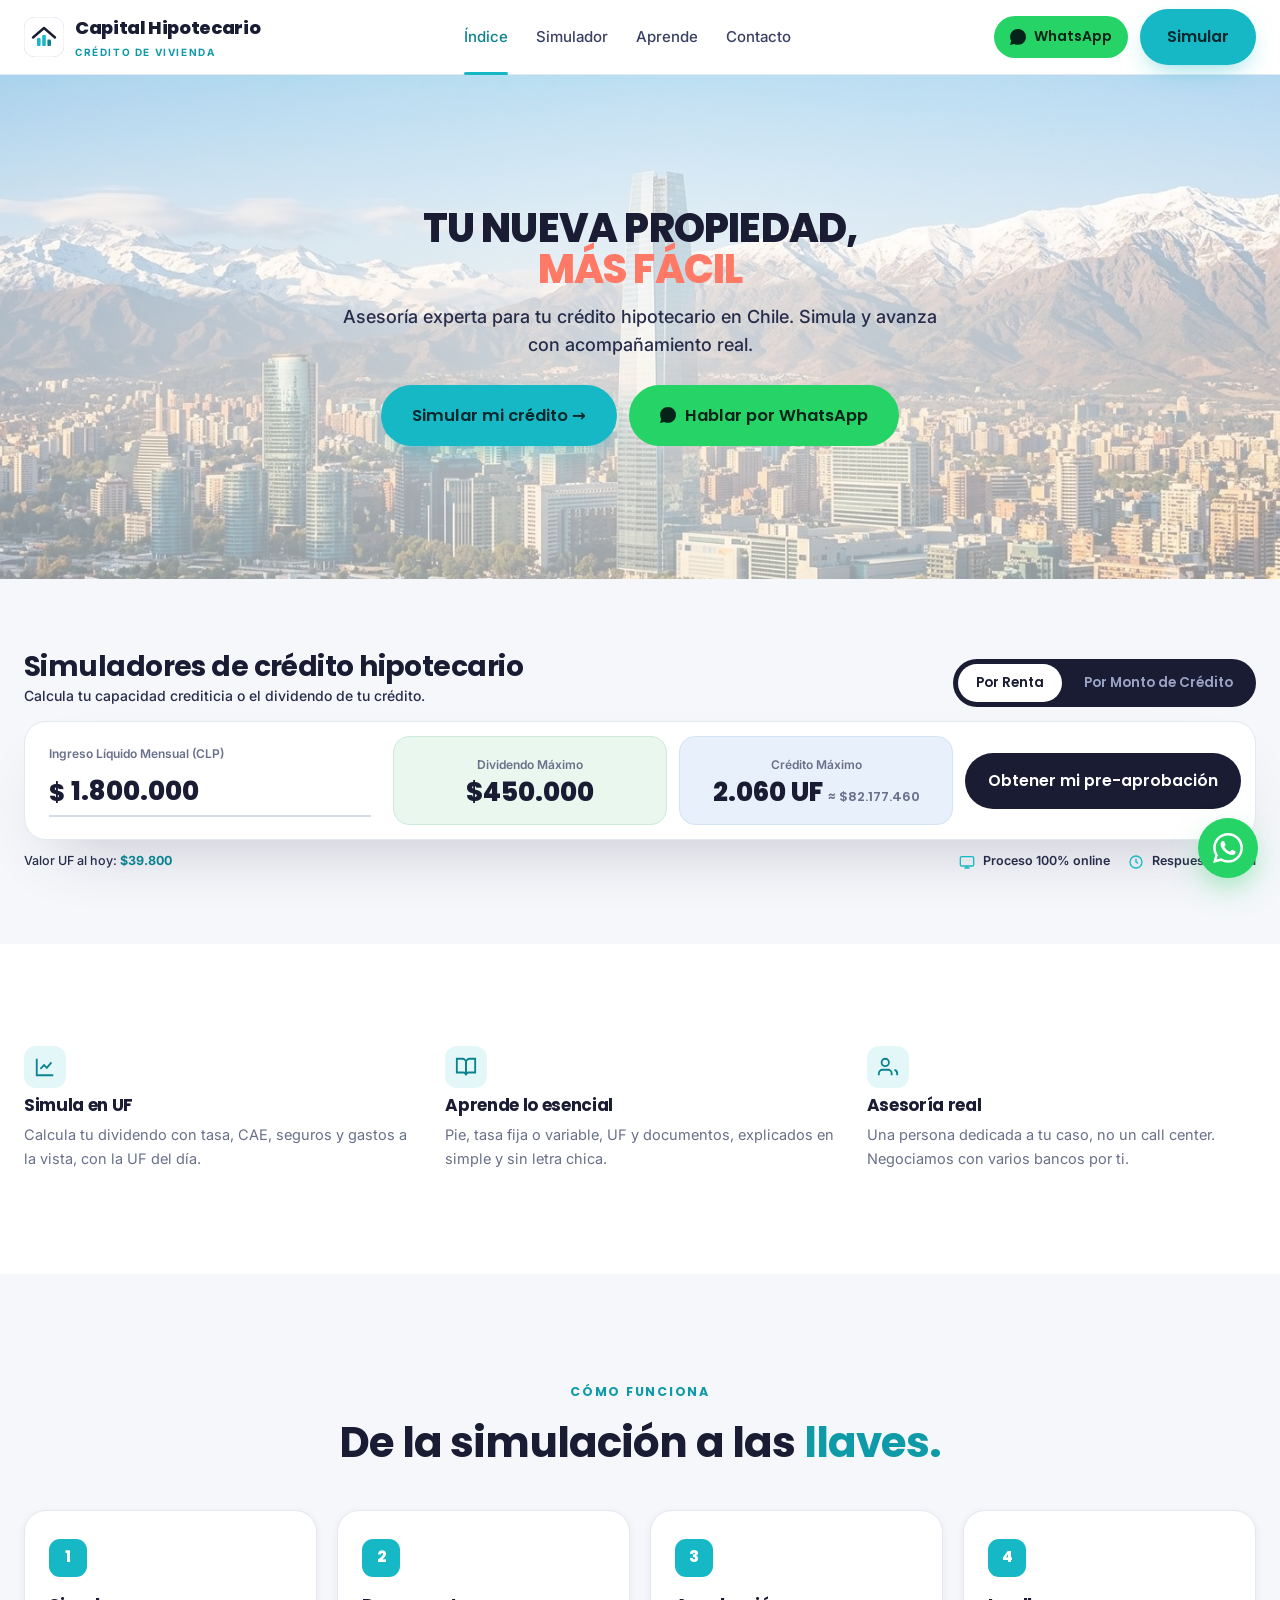
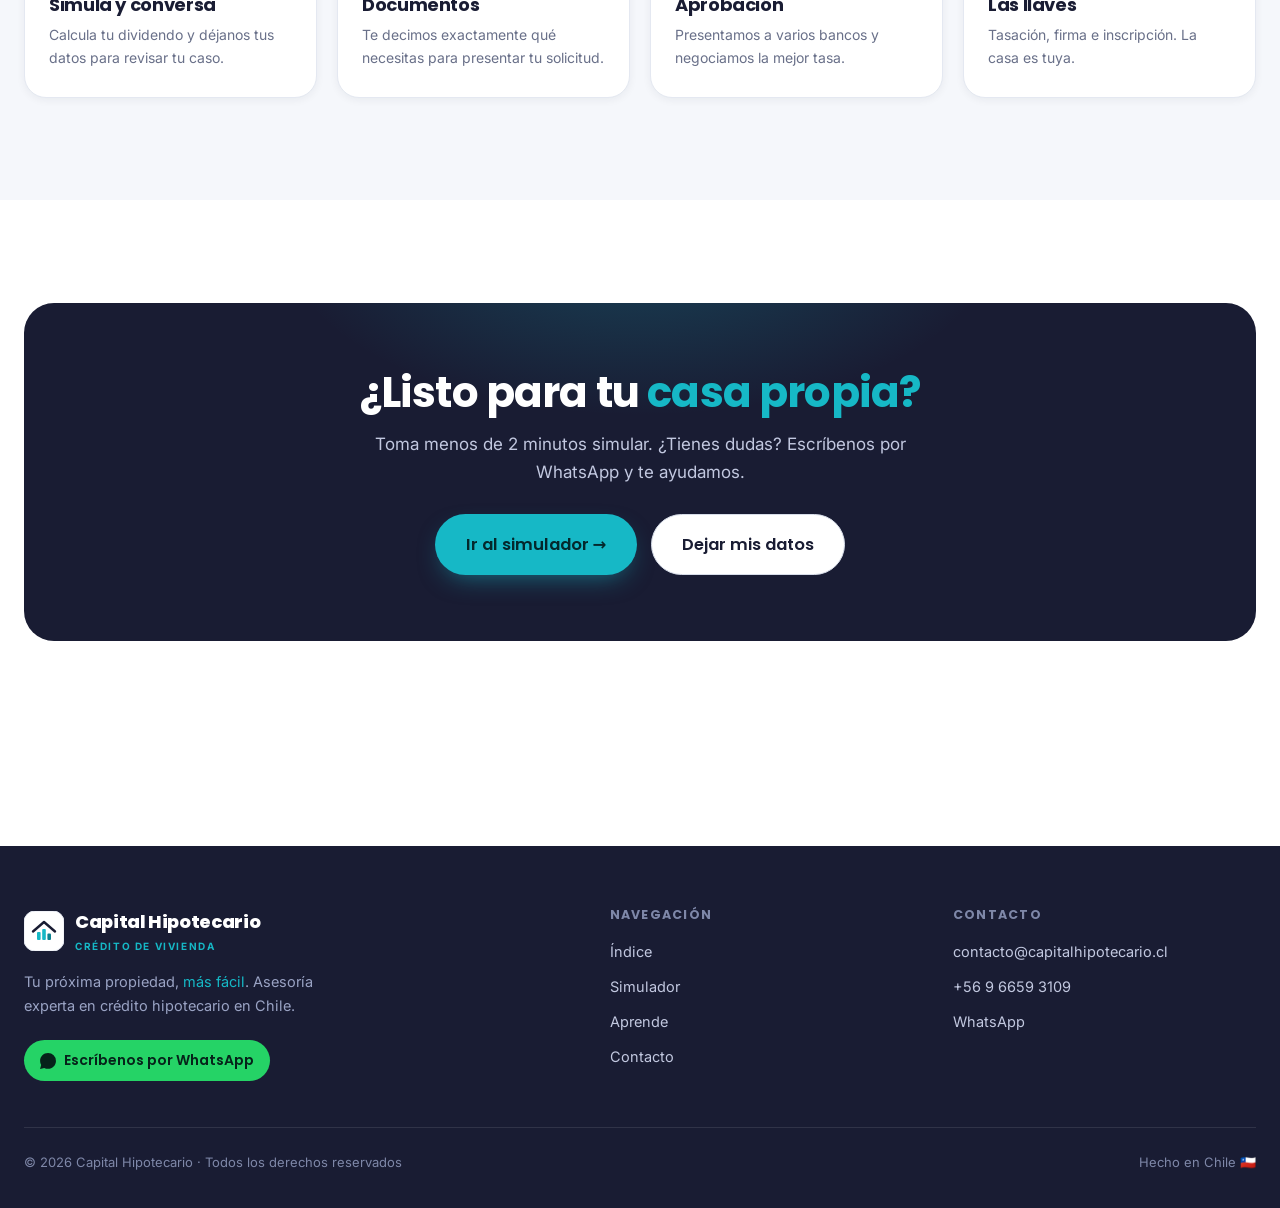
<file: index.html>
<!DOCTYPE html><html lang="es-CL"><head><meta charset="UTF-8">
<meta name="viewport" content="width=device-width, initial-scale=1.0"><meta name="theme-color" content="#191c33">
<title>Capital Hipotecario — Tu nueva propiedad, más fácil</title><meta name="description" content="Asesoría y simulador de crédito hipotecario en Chile. Calcula tu dividendo y tu capacidad crediticia en UF. Hasta 90% de financiamiento y 40 años.">
<link rel="preconnect" href="https://fonts.googleapis.com"><link rel="preconnect" href="https://fonts.gstatic.com" crossorigin>
<link href="https://fonts.googleapis.com/css2?family=Poppins:wght@500;600;700;800&family=Inter:wght@400;500;600;700&display=swap" rel="stylesheet">
<link rel="stylesheet" href="styles.css?v=9"></head><body>
<header><div class="wrap nav">
<a href="index.html" class="brand"><svg class="logo" viewBox="0 0 40 40" fill="none" xmlns="http://www.w3.org/2000/svg" aria-hidden="true">
<rect width="40" height="40" rx="11" fill="#fff" stroke="#e4e8f1"/>
<path d="M9 20.5 L20 11 L31 20.5" stroke="#191c33" stroke-width="2.4" stroke-linecap="round" stroke-linejoin="round"/>
<rect x="13" y="21" width="3.6" height="8" rx="1" fill="#16b8c6"/>
<rect x="18.2" y="18" width="3.6" height="11" rx="1" fill="#16b8c6"/>
<rect x="23.4" y="22.5" width="3.6" height="6.5" rx="1" fill="#0c8290"/></svg><span><b>Capital Hipotecario</b><small>Crédito de vivienda</small></span></a>
<nav class="nav-links"><a href="index.html" class="active">Índice</a><a href="simulador.html">Simulador</a><a href="aprende.html">Aprende</a><a href="contacto.html">Contacto</a></nav>
<div class="nav-cta">
<a class="wa-head" data-wa href="#"><svg width="16" height="16" viewBox="0 0 24 24" fill="currentColor"><path d="M.057 24l1.687-6.163a11.867 11.867 0 01-1.587-5.946C.16 5.335 5.495 0 12.05 0a11.82 11.82 0 018.413 3.488 11.82 11.82 0 013.48 8.414c-.003 6.557-5.338 11.892-11.893 11.892a11.9 11.9 0 01-5.688-1.448L.057 24z"/></svg> <span>WhatsApp</span></a>
<a href="simulador.html" class="btn btn-primary">Simular</a></div>
<button class="burger" id="burger" aria-label="Abrir menú"><svg width="26" height="26" viewBox="0 0 24 24" fill="none" stroke="currentColor" stroke-width="2"><path d="M3 6h18M3 12h18M3 18h18"/></svg></button>
</div><div class="mobile-menu" id="mobileMenu"><a href="index.html">Índice</a><a href="simulador.html">Simulador</a><a href="aprende.html">Aprende</a><a href="contacto.html">Contacto</a><a class="btn btn-wa" data-wa href="#"><svg width="16" height="16" viewBox="0 0 24 24" fill="currentColor"><path d="M.057 24l1.687-6.163a11.867 11.867 0 01-1.587-5.946C.16 5.335 5.495 0 12.05 0a11.82 11.82 0 018.413 3.488 11.82 11.82 0 013.48 8.414c-.003 6.557-5.338 11.892-11.893 11.892a11.9 11.9 0 01-5.688-1.448L.057 24z"/></svg> Hablar por WhatsApp</a></div></header>
<section class="hero-banner">
<div class="hero-shade"></div>
<div class="wrap hero-banner-inner">
  <div class="hero-copy reveal">
    <h1 class="hero-title">TU NUEVA PROPIEDAD,<br><span class="ac">MÁS FÁCIL</span></h1>
    <p class="hero-sub">Asesoría experta para tu crédito hipotecario en Chile. Simula y avanza con acompañamiento real.</p>
    <div class="hero-actions">
      <a href="simulador.html" class="btn btn-primary btn-lg">Simular mi crédito →</a>
      <a class="btn btn-wa btn-lg" data-wa href="#"><svg width="16" height="16" viewBox="0 0 24 24" fill="currentColor"><path d="M.057 24l1.687-6.163a11.867 11.867 0 01-1.587-5.946C.16 5.335 5.495 0 12.05 0a11.82 11.82 0 018.413 3.488 11.82 11.82 0 013.48 8.414c-.003 6.557-5.338 11.892-11.893 11.892a11.9 11.9 0 01-5.688-1.448L.057 24z"/></svg> Hablar por WhatsApp</a>
    </div>
  </div>
</div>
</section>

<section class="presim-section"><div class="wrap">
  <div class="presim reveal" id="presim">
    <div class="presim-head">
      <div><h2>Simuladores de crédito hipotecario</h2><p>Calcula tu capacidad crediticia o el dividendo de tu crédito.</p></div>
      <div class="presim-tabs"><button class="active" data-pre="renta">Por Renta</button><button data-pre="monto">Por Monto de Crédito</button></div>
    </div>
    <div class="presim-card">
      <div class="presim-row" id="preRenta">
        <div class="presim-field"><label>Ingreso Líquido Mensual (CLP)</label>
          <div class="pin"><span class="cur">$</span><input id="preRentaIn" inputmode="numeric" value="1.800.000"></div></div>
        <div class="presim-out green"><span class="po-k">Dividendo Máximo</span><span class="po-v" id="preDivMax">$0</span></div>
        <div class="presim-out blue"><span class="po-k">Crédito Máximo</span><span class="po-v" id="preCredMax">0 UF</span></div>
        <a href="contacto.html" class="btn btn-dark presim-btn">Obtener mi pre-aprobación</a>
      </div>
      <div class="presim-row" id="preMonto" style="display:none">
        <div class="presim-field"><label>Monto del crédito (UF)</label>
          <div class="pin uf"><input id="preMontoIn" inputmode="numeric" value="2.000"><span class="suf">UF</span></div></div>
        <div class="presim-out green"><span class="po-k">Dividendo estimado</span><span class="po-v" id="preDivEst">$0</span></div>
        <div class="presim-out blue"><span class="po-k">Renta necesaria</span><span class="po-v" id="preRentaNec">$0</span></div>
        <a href="contacto.html" class="btn btn-dark presim-btn">Obtener mi pre-aprobación</a>
      </div>
    </div>
    <div class="presim-foot">
      <span id="preUf">Valor UF: …</span>
      <span class="presim-badges" style="margin-left:auto">
        <span class="presim-badge"><svg width="16" height="16" viewBox="0 0 24 24" fill="none" stroke="currentColor" stroke-width="2"><rect x="2" y="4" width="20" height="14" rx="2"/><path d="M8 21h8M12 18v3"/></svg> Proceso 100% online</span>
        <span class="presim-badge"><svg width="16" height="16" viewBox="0 0 24 24" fill="none" stroke="currentColor" stroke-width="2"><circle cx="12" cy="12" r="9"/><path d="M12 7v5l3 2"/></svg> Respuesta rápida</span>
      </span>
    </div>
  </div>
</div></section>

<section class="section"><div class="wrap">
<div class="values">
<div class="value reveal"><div class="vico"><svg width="22" height="22" viewBox="0 0 24 24" fill="none" stroke="currentColor" stroke-width="2"><path d="M3 3v18h18"/><path d="m7 14 4-4 3 3 5-6"/></svg></div>
<h3>Simula en UF</h3><p>Calcula tu dividendo con tasa, CAE, seguros y gastos a la vista, con la UF del día.</p></div>
<div class="value reveal"><div class="vico"><svg width="22" height="22" viewBox="0 0 24 24" fill="none" stroke="currentColor" stroke-width="2"><path d="M2 3h6a4 4 0 0 1 4 4v14a3 3 0 0 0-3-3H2z"/><path d="M22 3h-6a4 4 0 0 0-4 4v14a3 3 0 0 1 3-3h7z"/></svg></div>
<h3>Aprende lo esencial</h3><p>Pie, tasa fija o variable, UF y documentos, explicados en simple y sin letra chica.</p></div>
<div class="value reveal"><div class="vico"><svg width="22" height="22" viewBox="0 0 24 24" fill="none" stroke="currentColor" stroke-width="2"><path d="M16 21v-2a4 4 0 0 0-4-4H6a4 4 0 0 0-4 4v2"/><circle cx="9" cy="7" r="4"/><path d="M22 21v-2a4 4 0 0 0-3-3.87"/></svg></div>
<h3>Asesoría real</h3><p>Una persona dedicada a tu caso, no un call center. Negociamos con varios bancos por ti.</p></div>
</div></div></section>

<section class="section bg-soft" style="margin-top:0"><div class="wrap">
<div class="sec-head center reveal"><span class="eyebrow">Cómo funciona</span><h2>De la simulación a las <em>llaves.</em></h2></div>
<div class="steps">
<div class="step reveal"><div class="num">1</div><h3>Simula y conversa</h3><p>Calcula tu dividendo y déjanos tus datos para revisar tu caso.</p></div>
<div class="step reveal"><div class="num">2</div><h3>Documentos</h3><p>Te decimos exactamente qué necesitas para presentar tu solicitud.</p></div>
<div class="step reveal"><div class="num">3</div><h3>Aprobación</h3><p>Presentamos a varios bancos y negociamos la mejor tasa.</p></div>
<div class="step reveal"><div class="num">4</div><h3>Las llaves</h3><p>Tasación, firma e inscripción. La casa es tuya.</p></div>
</div></div></section>

<section class="section"><div class="wrap"><div class="cta-band reveal">
<h2>¿Listo para tu <em style="color:#16b8c6">casa propia?</em></h2>
<p>Toma menos de 2 minutos simular. ¿Tienes dudas? Escríbenos por WhatsApp y te ayudamos.</p>
<div class="hero-actions"><a href="simulador.html" class="btn btn-primary btn-lg">Ir al simulador →</a><a href="contacto.html" class="btn btn-ghost btn-lg" style="background:#fff">Dejar mis datos</a></div>
</div></div></section>
<footer><div class="wrap"><div class="foot-grid" style="grid-template-columns:1.8fr 1fr 1fr">
<div class="foot-brand"><a href="index.html" class="brand"><svg class="logo" viewBox="0 0 40 40" fill="none" xmlns="http://www.w3.org/2000/svg" aria-hidden="true">
<rect width="40" height="40" rx="11" fill="#fff" stroke="#e4e8f1"/>
<path d="M9 20.5 L20 11 L31 20.5" stroke="#191c33" stroke-width="2.4" stroke-linecap="round" stroke-linejoin="round"/>
<rect x="13" y="21" width="3.6" height="8" rx="1" fill="#16b8c6"/>
<rect x="18.2" y="18" width="3.6" height="11" rx="1" fill="#16b8c6"/>
<rect x="23.4" y="22.5" width="3.6" height="6.5" rx="1" fill="#0c8290"/></svg><span><b>Capital Hipotecario</b><small style="color:#16b8c6">Crédito de vivienda</small></span></a>
<p>Tu próxima propiedad, <em style="color:#16b8c6">más fácil</em>. Asesoría experta en crédito hipotecario en Chile.</p>
<a class="wa-head" data-wa href="#" style="margin-top:6px"><svg width="16" height="16" viewBox="0 0 24 24" fill="currentColor"><path d="M.057 24l1.687-6.163a11.867 11.867 0 01-1.587-5.946C.16 5.335 5.495 0 12.05 0a11.82 11.82 0 018.413 3.488 11.82 11.82 0 013.48 8.414c-.003 6.557-5.338 11.892-11.893 11.892a11.9 11.9 0 01-5.688-1.448L.057 24z"/></svg> <span>Escríbenos por WhatsApp</span></a></div>
<div class="foot-col"><h4>Navegación</h4><a href="index.html">Índice</a><a href="simulador.html">Simulador</a><a href="aprende.html">Aprende</a><a href="contacto.html">Contacto</a></div>
<div class="foot-col"><h4>Contacto</h4><a data-mail="text" href="#">correo</a><a data-tel="text" href="#">teléfono</a><a data-wa href="#">WhatsApp</a></div>
</div><div class="foot-bot"><span>© 2026 Capital Hipotecario · Todos los derechos reservados</span><span>Hecho en Chile 🇨🇱</span></div></div></footer>
<a class="wa-float" data-wa href="#" aria-label="WhatsApp"><svg width="30" height="30" viewBox="0 0 24 24" fill="currentColor"><path d="M.057 24l1.687-6.163a11.867 11.867 0 01-1.587-5.946C.16 5.335 5.495 0 12.05 0a11.82 11.82 0 018.413 3.488 11.82 11.82 0 013.48 8.414c-.003 6.557-5.338 11.892-11.893 11.892a11.9 11.9 0 01-5.688-1.448L.057 24zm6.597-3.807c1.676.995 3.276 1.591 5.392 1.592 5.448 0 9.886-4.434 9.889-9.885.002-5.462-4.415-9.89-9.881-9.892-5.452 0-9.887 4.434-9.889 9.884-.001 2.225.651 3.891 1.746 5.634l-.999 3.648 3.742-.981zm11.387-5.464c-.074-.124-.272-.198-.57-.347-.297-.149-1.758-.868-2.031-.967-.272-.099-.47-.149-.669.149-.198.297-.768.967-.941 1.165-.173.198-.347.223-.644.074-.297-.149-1.255-.462-2.39-1.475-.883-.788-1.48-1.761-1.653-2.059-.173-.297-.018-.458.13-.606.134-.133.297-.347.446-.521.151-.172.2-.296.3-.495.099-.198.05-.372-.025-.521-.075-.148-.669-1.611-.916-2.206-.242-.579-.487-.501-.669-.51l-.57-.01c-.198 0-.52.074-.792.372s-1.04 1.016-1.04 2.479 1.065 2.876 1.213 3.074c.149.198 2.095 3.2 5.076 4.487.709.306 1.263.489 1.694.626.712.226 1.36.194 1.872.118.571-.085 1.758-.719 2.006-1.413.248-.695.248-1.29.173-1.414z"/></svg></a>
<script src="main.js?v=9"></script><script src="herosim.js?v=9"></script>
</body></html>
</file>
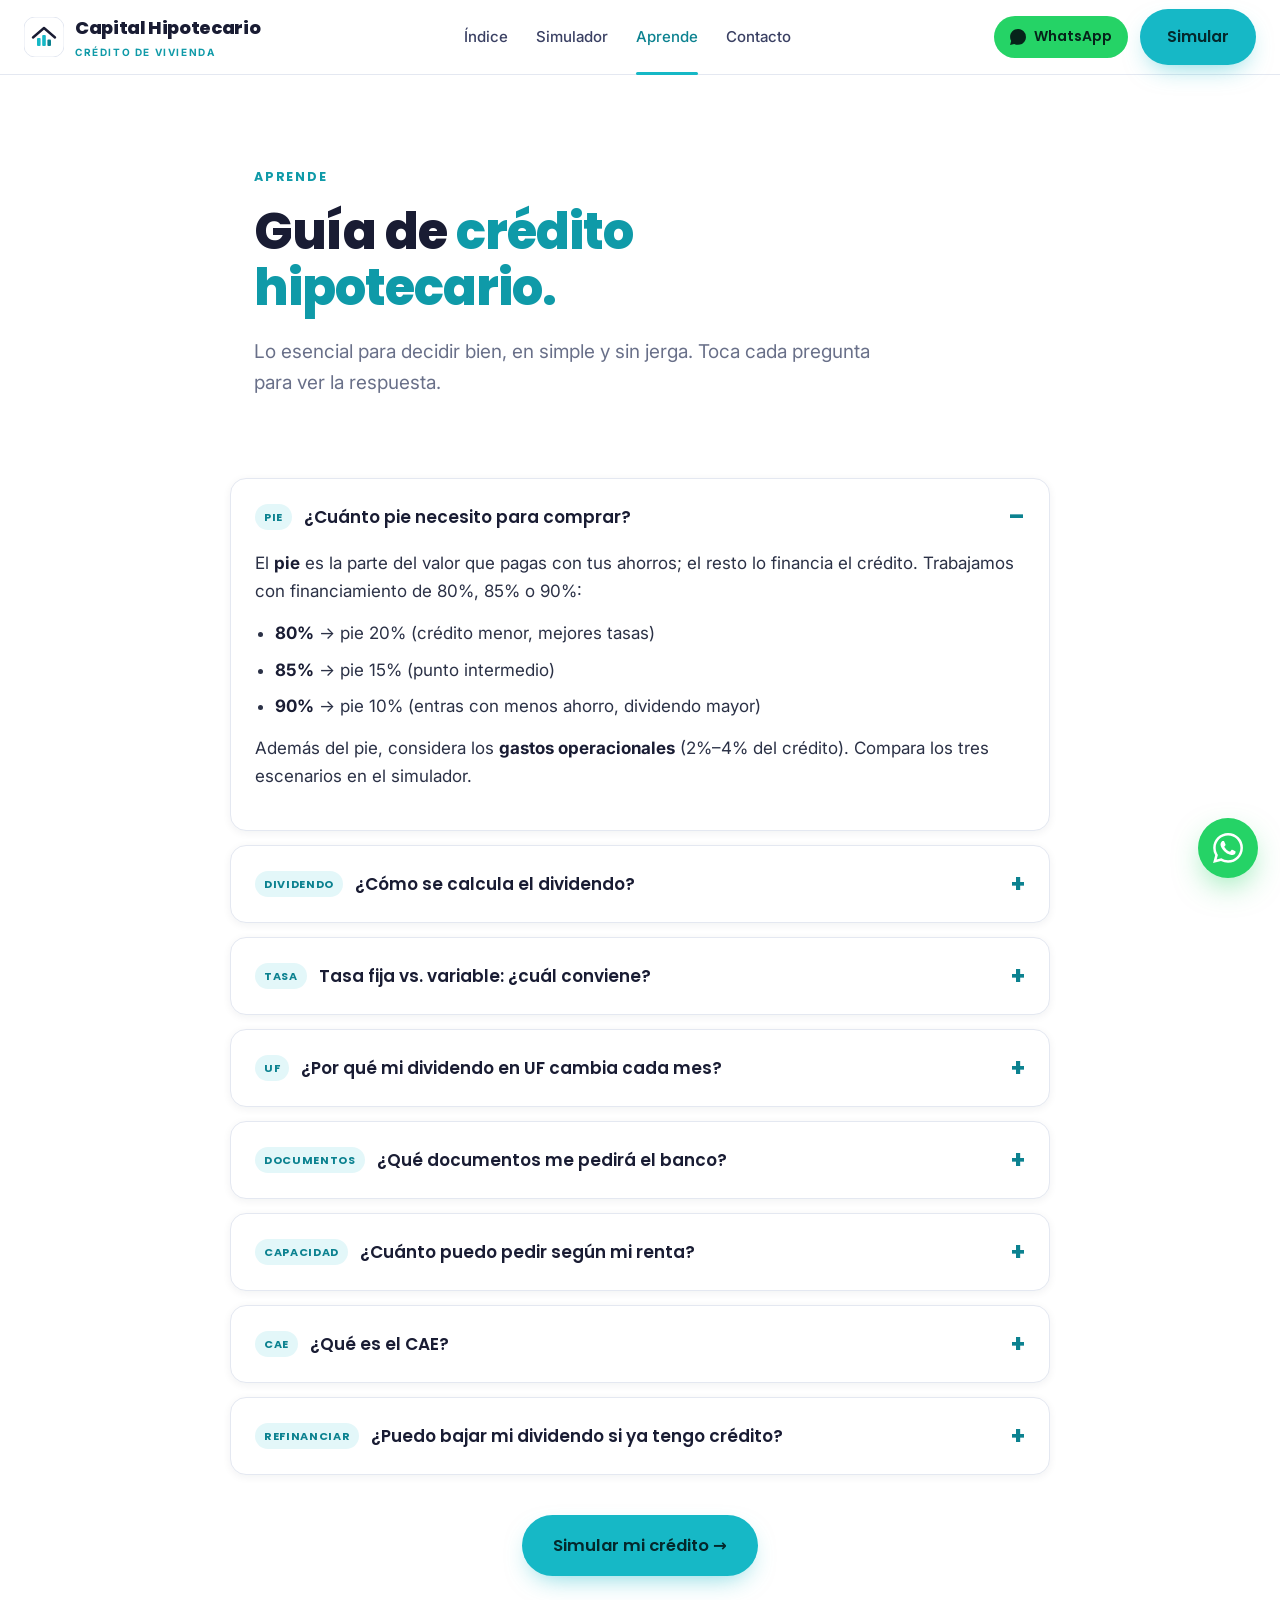
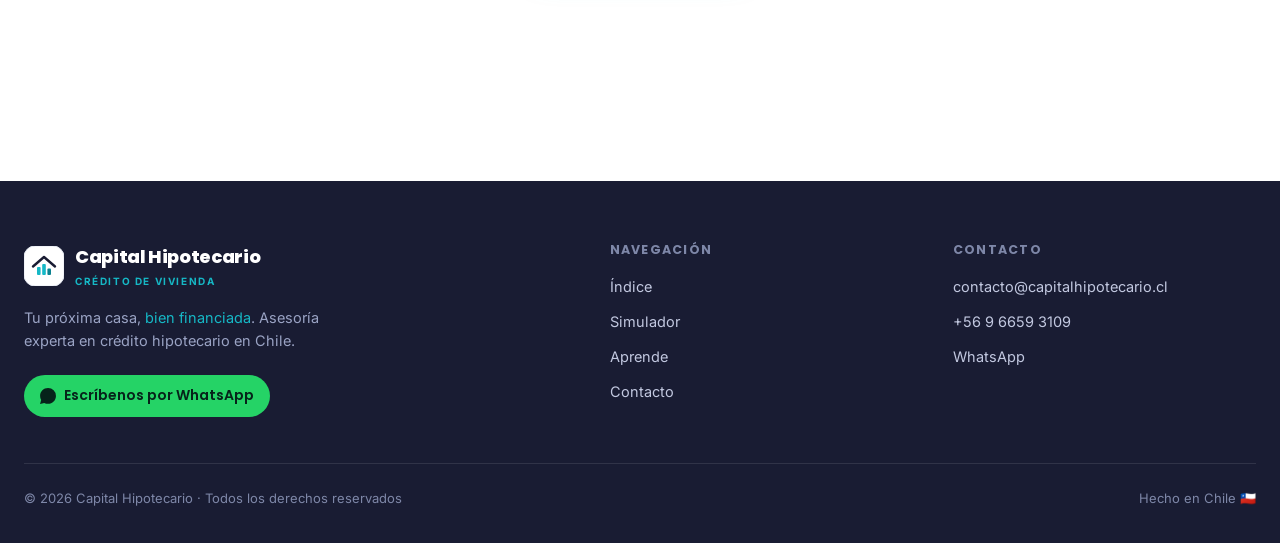
<file: aprende.html>
<!DOCTYPE html><html lang="es-CL"><head><meta charset="UTF-8">
<meta name="viewport" content="width=device-width, initial-scale=1.0"><meta name="theme-color" content="#191c33">
<title>Guía de crédito hipotecario — Capital Hipotecario</title><meta name="description" content="Aprende lo esencial del crédito hipotecario: pie, dividendo, tasa fija vs variable, UF, documentos, CAE y capacidad de pago.">
<link rel="preconnect" href="https://fonts.googleapis.com"><link rel="preconnect" href="https://fonts.gstatic.com" crossorigin>
<link href="https://fonts.googleapis.com/css2?family=Poppins:wght@500;600;700;800&family=Inter:wght@400;500;600;700&display=swap" rel="stylesheet">
<link rel="stylesheet" href="styles.css?v=9"></head><body>
<header><div class="wrap nav">
<a href="index.html" class="brand"><svg class="logo" viewBox="0 0 40 40" fill="none" xmlns="http://www.w3.org/2000/svg" aria-hidden="true">
<rect width="40" height="40" rx="11" fill="#fff" stroke="#e4e8f1"/>
<path d="M9 20.5 L20 11 L31 20.5" stroke="#191c33" stroke-width="2.4" stroke-linecap="round" stroke-linejoin="round"/>
<rect x="13" y="21" width="3.6" height="8" rx="1" fill="#16b8c6"/>
<rect x="18.2" y="18" width="3.6" height="11" rx="1" fill="#16b8c6"/>
<rect x="23.4" y="22.5" width="3.6" height="6.5" rx="1" fill="#0c8290"/></svg><span><b>Capital Hipotecario</b><small>Crédito de vivienda</small></span></a>
<nav class="nav-links"><a href="index.html">Índice</a><a href="simulador.html">Simulador</a><a href="aprende.html" class="active">Aprende</a><a href="contacto.html">Contacto</a></nav>
<div class="nav-cta">
<a class="wa-head" data-wa href="#"><svg width="16" height="16" viewBox="0 0 24 24" fill="currentColor"><path d="M.057 24l1.687-6.163a11.867 11.867 0 01-1.587-5.946C.16 5.335 5.495 0 12.05 0a11.82 11.82 0 018.413 3.488 11.82 11.82 0 013.48 8.414c-.003 6.557-5.338 11.892-11.893 11.892a11.9 11.9 0 01-5.688-1.448L.057 24z"/></svg> <span>WhatsApp</span></a>
<a href="simulador.html" class="btn btn-primary">Simular</a></div>
<button class="burger" id="burger" aria-label="Abrir menú"><svg width="26" height="26" viewBox="0 0 24 24" fill="none" stroke="currentColor" stroke-width="2"><path d="M3 6h18M3 12h18M3 18h18"/></svg></button>
</div><div class="mobile-menu" id="mobileMenu"><a href="index.html">Índice</a><a href="simulador.html">Simulador</a><a href="aprende.html">Aprende</a><a href="contacto.html">Contacto</a><a class="btn btn-wa" data-wa href="#"><svg width="16" height="16" viewBox="0 0 24 24" fill="currentColor"><path d="M.057 24l1.687-6.163a11.867 11.867 0 01-1.587-5.946C.16 5.335 5.495 0 12.05 0a11.82 11.82 0 018.413 3.488 11.82 11.82 0 013.48 8.414c-.003 6.557-5.338 11.892-11.893 11.892a11.9 11.9 0 01-5.688-1.448L.057 24z"/></svg> Hablar por WhatsApp</a></div></header>
<section class="hero" style="padding-bottom:20px"><div class="wrap" style="max-width:820px">
<div class="sec-head reveal" style="margin-bottom:0"><span class="eyebrow">Aprende</span><h1 style="font-size:clamp(32px,5vw,50px)">Guía de <em>crédito hipotecario.</em></h1>
<p class="lead">Lo esencial para decidir bien, en simple y sin jerga. Toca cada pregunta para ver la respuesta.</p></div></div></section>

<section class="section" style="padding-top:30px"><div class="wrap"><div class="learn reveal">
<details open><summary><span class="q"><span class="tagmini">Pie</span> ¿Cuánto pie necesito para comprar?</span></summary><div class="ans"><p>El <b>pie</b> es la parte del valor que pagas con tus ahorros; el resto lo financia el crédito. Trabajamos con financiamiento de 80%, 85% o 90%:</p><ul><li><b>80%</b> → pie 20% (crédito menor, mejores tasas)</li><li><b>85%</b> → pie 15% (punto intermedio)</li><li><b>90%</b> → pie 10% (entras con menos ahorro, dividendo mayor)</li></ul><p>Además del pie, considera los <b>gastos operacionales</b> (2%–4% del crédito). Compara los tres escenarios en el <a href='simulador.html'>simulador</a>.</p></div></details>
<details><summary><span class="q"><span class="tagmini">Dividendo</span> ¿Cómo se calcula el dividendo?</span></summary><div class="ans"><p>El <b>dividendo</b> es tu cuota mensual. Depende del monto del crédito, el plazo y la tasa, más los seguros obligatorios. En el <a href='simulador.html'>simulador</a> lo ves con y sin seguros, junto al CAE y el costo total.</p></div></details>
<details><summary><span class="q"><span class="tagmini">Tasa</span> Tasa fija vs. variable: ¿cuál conviene?</span></summary><div class="ans"><p>La tasa es el costo del crédito; pocas décimas, por 20 o 30 años, son millones.</p><ul><li><b>Fija:</b> dividendo estable todo el crédito. La más usada en Chile por la certeza.</li><li><b>Variable/mixta:</b> parte más baja pero puede subir. Solo si entiendes el riesgo y tu horizonte es corto.</li></ul><p>La tasa 5,3% del simulador es <b>referencial</b>; la real depende de tu evaluación y del banco.</p></div></details>
<details><summary><span class="q"><span class="tagmini">UF</span> ¿Por qué mi dividendo en UF cambia cada mes?</span></summary><div class="ans"><p>En Chile los créditos van en <b>UF</b>, que se reajusta con la inflación. Tu dividendo en UF es fijo (con tasa fija), pero en pesos sube de a poco cada mes. Ventaja: tu deuda no se infla en términos reales. A considerar: deja holgura en el presupuesto.</p></div></details>
<details><summary><span class="q"><span class="tagmini">Documentos</span> ¿Qué documentos me pedirá el banco?</span></summary><div class="ans"><p>Para renta dependiente, lo habitual:</p><ul><li>Cédula de identidad vigente</li><li>Últimas 3 a 6 liquidaciones de sueldo</li><li>Certificado de cotizaciones AFP (12–24 meses)</li><li>Antigüedad laboral o contrato</li><li>Cartola que respalde el pie</li><li>Informe de deudas (CMF / Dicom)</li></ul><p>Si eres <b>independiente</b>, se suman tus declaraciones de renta (F22) de los últimos 2 años.</p></div></details>
<details><summary><span class="q"><span class="tagmini">Capacidad</span> ¿Cuánto puedo pedir según mi renta?</span></summary><div class="ans"><p>Como referencia, el dividendo no debería superar el <b>25% de tu renta líquida</b>. Usa la pestaña <b>“¿Cuánto puedo pedir?”</b> del <a href='simulador.html'>simulador</a>: ingresas tu renta y te estima el crédito y la propiedad máxima.</p></div></details>
<details><summary><span class="q"><span class="tagmini">CAE</span> ¿Qué es el CAE?</span></summary><div class="ans"><p>El <b>CAE</b> (Carga Anual Equivalente) resume el costo real del crédito incluyendo seguros y gastos, por eso suele ser algo mayor que la tasa. Es la mejor cifra para comparar ofertas entre bancos.</p></div></details>
<details><summary><span class="q"><span class="tagmini">Refinanciar</span> ¿Puedo bajar mi dividendo si ya tengo crédito?</span></summary><div class="ans"><p>Sí. Con un <b>refinanciamiento</b> o la <b>portabilidad financiera</b> puedes bajar tu tasa o tu dividendo. Cuéntanos tu caso en <a href='contacto.html'>contacto</a> y lo revisamos sin costo.</p></div></details>
</div>
<div class="center" style="margin-top:40px"><a href="simulador.html" class="btn btn-primary btn-lg">Simular mi crédito →</a></div>
</div></section>
<footer><div class="wrap"><div class="foot-grid" style="grid-template-columns:1.8fr 1fr 1fr">
<div class="foot-brand"><a href="index.html" class="brand"><svg class="logo" viewBox="0 0 40 40" fill="none" xmlns="http://www.w3.org/2000/svg" aria-hidden="true">
<rect width="40" height="40" rx="11" fill="#fff" stroke="#e4e8f1"/>
<path d="M9 20.5 L20 11 L31 20.5" stroke="#191c33" stroke-width="2.4" stroke-linecap="round" stroke-linejoin="round"/>
<rect x="13" y="21" width="3.6" height="8" rx="1" fill="#16b8c6"/>
<rect x="18.2" y="18" width="3.6" height="11" rx="1" fill="#16b8c6"/>
<rect x="23.4" y="22.5" width="3.6" height="6.5" rx="1" fill="#0c8290"/></svg><span><b>Capital Hipotecario</b><small style="color:#16b8c6">Crédito de vivienda</small></span></a>
<p>Tu próxima casa, <em style="color:#16b8c6">bien financiada</em>. Asesoría experta en crédito hipotecario en Chile.</p>
<a class="wa-head" data-wa href="#" style="margin-top:6px"><svg width="16" height="16" viewBox="0 0 24 24" fill="currentColor"><path d="M.057 24l1.687-6.163a11.867 11.867 0 01-1.587-5.946C.16 5.335 5.495 0 12.05 0a11.82 11.82 0 018.413 3.488 11.82 11.82 0 013.48 8.414c-.003 6.557-5.338 11.892-11.893 11.892a11.9 11.9 0 01-5.688-1.448L.057 24z"/></svg> <span>Escríbenos por WhatsApp</span></a></div>
<div class="foot-col"><h4>Navegación</h4><a href="index.html">Índice</a><a href="simulador.html">Simulador</a><a href="aprende.html">Aprende</a><a href="contacto.html">Contacto</a></div>
<div class="foot-col"><h4>Contacto</h4><a data-mail="text" href="#">correo</a><a data-tel="text" href="#">teléfono</a><a data-wa href="#">WhatsApp</a></div>
</div><div class="foot-bot"><span>© 2026 Capital Hipotecario · Todos los derechos reservados</span><span>Hecho en Chile 🇨🇱</span></div></div></footer>
<a class="wa-float" data-wa href="#" aria-label="WhatsApp"><svg width="30" height="30" viewBox="0 0 24 24" fill="currentColor"><path d="M.057 24l1.687-6.163a11.867 11.867 0 01-1.587-5.946C.16 5.335 5.495 0 12.05 0a11.82 11.82 0 018.413 3.488 11.82 11.82 0 013.48 8.414c-.003 6.557-5.338 11.892-11.893 11.892a11.9 11.9 0 01-5.688-1.448L.057 24zm6.597-3.807c1.676.995 3.276 1.591 5.392 1.592 5.448 0 9.886-4.434 9.889-9.885.002-5.462-4.415-9.89-9.881-9.892-5.452 0-9.887 4.434-9.889 9.884-.001 2.225.651 3.891 1.746 5.634l-.999 3.648 3.742-.981zm11.387-5.464c-.074-.124-.272-.198-.57-.347-.297-.149-1.758-.868-2.031-.967-.272-.099-.47-.149-.669.149-.198.297-.768.967-.941 1.165-.173.198-.347.223-.644.074-.297-.149-1.255-.462-2.39-1.475-.883-.788-1.48-1.761-1.653-2.059-.173-.297-.018-.458.13-.606.134-.133.297-.347.446-.521.151-.172.2-.296.3-.495.099-.198.05-.372-.025-.521-.075-.148-.669-1.611-.916-2.206-.242-.579-.487-.501-.669-.51l-.57-.01c-.198 0-.52.074-.792.372s-1.04 1.016-1.04 2.479 1.065 2.876 1.213 3.074c.149.198 2.095 3.2 5.076 4.487.709.306 1.263.489 1.694.626.712.226 1.36.194 1.872.118.571-.085 1.758-.719 2.006-1.413.248-.695.248-1.29.173-1.414z"/></svg></a>
<script src="main.js?v=9"></script>
</body></html>
</file>
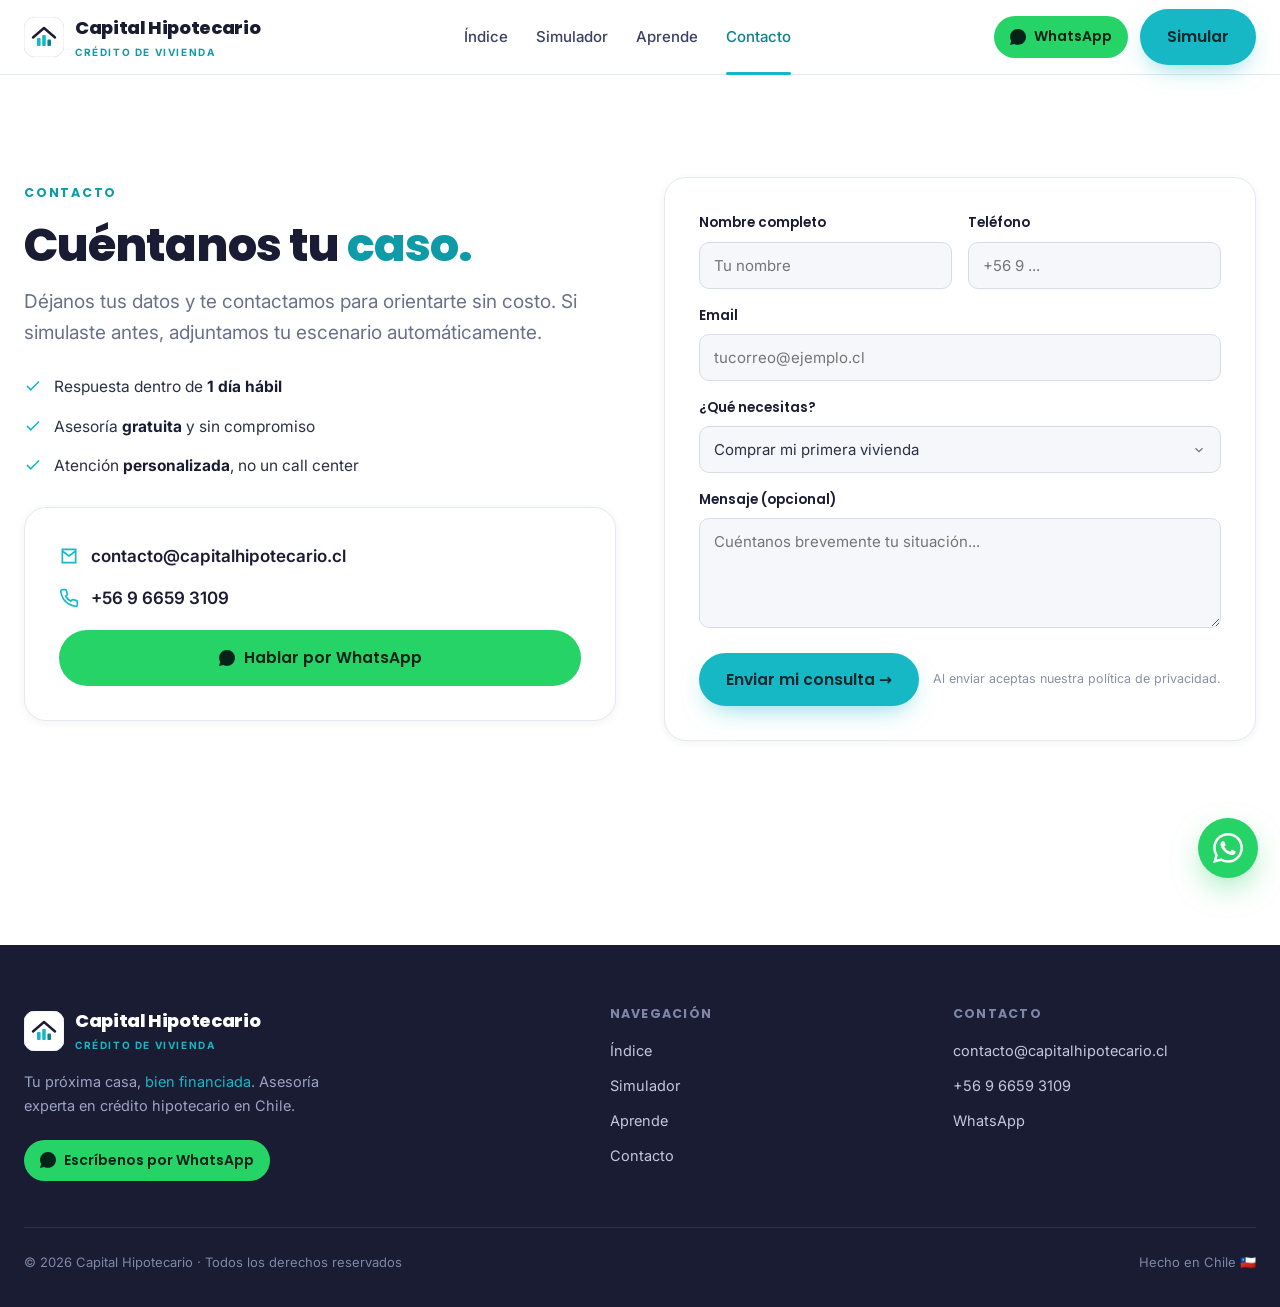
<file: contacto.html>
<!DOCTYPE html><html lang="es-CL"><head><meta charset="UTF-8">
<meta name="viewport" content="width=device-width, initial-scale=1.0"><meta name="theme-color" content="#191c33">
<title>Contacto — Capital Hipotecario</title><meta name="description" content="Contáctanos para tu crédito hipotecario. Asesoría gratuita y sin compromiso, con respuesta en 1 día hábil.">
<link rel="preconnect" href="https://fonts.googleapis.com"><link rel="preconnect" href="https://fonts.gstatic.com" crossorigin>
<link href="https://fonts.googleapis.com/css2?family=Poppins:wght@500;600;700;800&family=Inter:wght@400;500;600;700&display=swap" rel="stylesheet">
<link rel="stylesheet" href="styles.css?v=9"></head><body>
<header><div class="wrap nav">
<a href="index.html" class="brand"><svg class="logo" viewBox="0 0 40 40" fill="none" xmlns="http://www.w3.org/2000/svg" aria-hidden="true">
<rect width="40" height="40" rx="11" fill="#fff" stroke="#e4e8f1"/>
<path d="M9 20.5 L20 11 L31 20.5" stroke="#191c33" stroke-width="2.4" stroke-linecap="round" stroke-linejoin="round"/>
<rect x="13" y="21" width="3.6" height="8" rx="1" fill="#16b8c6"/>
<rect x="18.2" y="18" width="3.6" height="11" rx="1" fill="#16b8c6"/>
<rect x="23.4" y="22.5" width="3.6" height="6.5" rx="1" fill="#0c8290"/></svg><span><b>Capital Hipotecario</b><small>Crédito de vivienda</small></span></a>
<nav class="nav-links"><a href="index.html">Índice</a><a href="simulador.html">Simulador</a><a href="aprende.html">Aprende</a><a href="contacto.html" class="active">Contacto</a></nav>
<div class="nav-cta">
<a class="wa-head" data-wa href="#"><svg width="16" height="16" viewBox="0 0 24 24" fill="currentColor"><path d="M.057 24l1.687-6.163a11.867 11.867 0 01-1.587-5.946C.16 5.335 5.495 0 12.05 0a11.82 11.82 0 018.413 3.488 11.82 11.82 0 013.48 8.414c-.003 6.557-5.338 11.892-11.893 11.892a11.9 11.9 0 01-5.688-1.448L.057 24z"/></svg> <span>WhatsApp</span></a>
<a href="simulador.html" class="btn btn-primary">Simular</a></div>
<button class="burger" id="burger" aria-label="Abrir menú"><svg width="26" height="26" viewBox="0 0 24 24" fill="none" stroke="currentColor" stroke-width="2"><path d="M3 6h18M3 12h18M3 18h18"/></svg></button>
</div><div class="mobile-menu" id="mobileMenu"><a href="index.html">Índice</a><a href="simulador.html">Simulador</a><a href="aprende.html">Aprende</a><a href="contacto.html">Contacto</a><a class="btn btn-wa" data-wa href="#"><svg width="16" height="16" viewBox="0 0 24 24" fill="currentColor"><path d="M.057 24l1.687-6.163a11.867 11.867 0 01-1.587-5.946C.16 5.335 5.495 0 12.05 0a11.82 11.82 0 018.413 3.488 11.82 11.82 0 013.48 8.414c-.003 6.557-5.338 11.892-11.893 11.892a11.9 11.9 0 01-5.688-1.448L.057 24z"/></svg> Hablar por WhatsApp</a></div></header>
<section class="section"><div class="wrap"><div class="split">
<div class="reveal"><span class="eyebrow">Contacto</span><h1 style="font-size:clamp(30px,4.6vw,46px)">Cuéntanos tu <em>caso.</em></h1>
<p class="lead" style="margin-top:14px">Déjanos tus datos y te contactamos para orientarte sin costo. Si simulaste antes, adjuntamos tu escenario automáticamente.</p>
<ul class="checklist" style="margin-top:26px">
<li><svg width="18" height="18" viewBox="0 0 24 24" fill="none" stroke="currentColor" stroke-width="2.2"><path d="M20 6 9 17l-5-5"/></svg><span>Respuesta dentro de <b>1 día hábil</b></span></li>
<li><svg width="18" height="18" viewBox="0 0 24 24" fill="none" stroke="currentColor" stroke-width="2.2"><path d="M20 6 9 17l-5-5"/></svg><span>Asesoría <b>gratuita</b> y sin compromiso</span></li>
<li><svg width="18" height="18" viewBox="0 0 24 24" fill="none" stroke="currentColor" stroke-width="2.2"><path d="M20 6 9 17l-5-5"/></svg><span>Atención <b>personalizada</b>, no un call center</span></li></ul>
<div class="panel" style="margin-top:28px">
<div style="display:flex;gap:12px;align-items:center;margin-bottom:14px"><svg width="20" height="20" viewBox="0 0 24 24" fill="none" stroke="#16b8c6" stroke-width="2"><path d="M4 4h16v16H4z"/><path d="m4 6 8 6 8-6"/></svg><a data-mail="text" href="#" style="color:var(--ink);font-weight:600">correo</a></div>
<div style="display:flex;gap:12px;align-items:center;margin-bottom:18px"><svg width="20" height="20" viewBox="0 0 24 24" fill="none" stroke="#16b8c6" stroke-width="2"><path d="M22 16.92v3a2 2 0 0 1-2.18 2 19.79 19.79 0 0 1-8.63-3.07 19.5 19.5 0 0 1-6-6 19.79 19.79 0 0 1-3.07-8.67A2 2 0 0 1 4.11 2h3a2 2 0 0 1 2 1.72c.13.96.36 1.9.7 2.81a2 2 0 0 1-.45 2.11L8.09 9.91a16 16 0 0 0 6 6l1.27-1.27a2 2 0 0 1 2.11-.45c.91.34 1.85.57 2.81.7A2 2 0 0 1 22 16.92Z"/></svg><a data-tel="text" href="#" style="color:var(--ink);font-weight:600">teléfono</a></div>
<a class="btn btn-wa btn-block" data-wa href="#"><svg width="16" height="16" viewBox="0 0 24 24" fill="currentColor"><path d="M.057 24l1.687-6.163a11.867 11.867 0 01-1.587-5.946C.16 5.335 5.495 0 12.05 0a11.82 11.82 0 018.413 3.488 11.82 11.82 0 013.48 8.414c-.003 6.557-5.338 11.892-11.893 11.892a11.9 11.9 0 01-5.688-1.448L.057 24z"/></svg> Hablar por WhatsApp</a></div></div>
<div class="reveal"><div class="panel"><form id="contactForm" novalidate>
<div class="row two"><div><label for="nombre">Nombre completo</label><input type="text" id="nombre" name="nombre" required placeholder="Tu nombre"></div>
<div><label for="telefono">Teléfono</label><input type="tel" id="telefono" name="telefono" required placeholder="+56 9 ..."></div></div>
<div class="row"><div><label for="email">Email</label><input type="email" id="email" name="email" required placeholder="tucorreo@ejemplo.cl"></div></div>
<div class="row"><div><label for="motivo">¿Qué necesitas?</label><select id="motivo" name="motivo">
<option>Comprar mi primera vivienda</option><option>Comprar segunda vivienda o inversión</option>
<option>Refinanciar mi crédito actual</option><option>Portabilidad financiera (cambiar de banco)</option>
<option>Crédito con subsidio (DS1 / DS19)</option><option>Otra consulta</option></select></div></div>
<div class="row"><div><label for="mensaje">Mensaje (opcional)</label><textarea id="mensaje" name="mensaje" placeholder="Cuéntanos brevemente tu situación..."></textarea></div></div>
<div class="form-foot"><button type="submit" class="btn btn-primary">Enviar mi consulta →</button><span class="priv">Al enviar aceptas nuestra política de privacidad.</span></div>
<div class="form-msg" id="formMsg"></div></form></div></div>
</div></div></section>
<footer><div class="wrap"><div class="foot-grid" style="grid-template-columns:1.8fr 1fr 1fr">
<div class="foot-brand"><a href="index.html" class="brand"><svg class="logo" viewBox="0 0 40 40" fill="none" xmlns="http://www.w3.org/2000/svg" aria-hidden="true">
<rect width="40" height="40" rx="11" fill="#fff" stroke="#e4e8f1"/>
<path d="M9 20.5 L20 11 L31 20.5" stroke="#191c33" stroke-width="2.4" stroke-linecap="round" stroke-linejoin="round"/>
<rect x="13" y="21" width="3.6" height="8" rx="1" fill="#16b8c6"/>
<rect x="18.2" y="18" width="3.6" height="11" rx="1" fill="#16b8c6"/>
<rect x="23.4" y="22.5" width="3.6" height="6.5" rx="1" fill="#0c8290"/></svg><span><b>Capital Hipotecario</b><small style="color:#16b8c6">Crédito de vivienda</small></span></a>
<p>Tu próxima casa, <em style="color:#16b8c6">bien financiada</em>. Asesoría experta en crédito hipotecario en Chile.</p>
<a class="wa-head" data-wa href="#" style="margin-top:6px"><svg width="16" height="16" viewBox="0 0 24 24" fill="currentColor"><path d="M.057 24l1.687-6.163a11.867 11.867 0 01-1.587-5.946C.16 5.335 5.495 0 12.05 0a11.82 11.82 0 018.413 3.488 11.82 11.82 0 013.48 8.414c-.003 6.557-5.338 11.892-11.893 11.892a11.9 11.9 0 01-5.688-1.448L.057 24z"/></svg> <span>Escríbenos por WhatsApp</span></a></div>
<div class="foot-col"><h4>Navegación</h4><a href="index.html">Índice</a><a href="simulador.html">Simulador</a><a href="aprende.html">Aprende</a><a href="contacto.html">Contacto</a></div>
<div class="foot-col"><h4>Contacto</h4><a data-mail="text" href="#">correo</a><a data-tel="text" href="#">teléfono</a><a data-wa href="#">WhatsApp</a></div>
</div><div class="foot-bot"><span>© 2026 Capital Hipotecario · Todos los derechos reservados</span><span>Hecho en Chile 🇨🇱</span></div></div></footer>
<a class="wa-float" data-wa href="#" aria-label="WhatsApp"><svg width="30" height="30" viewBox="0 0 24 24" fill="currentColor"><path d="M.057 24l1.687-6.163a11.867 11.867 0 01-1.587-5.946C.16 5.335 5.495 0 12.05 0a11.82 11.82 0 018.413 3.488 11.82 11.82 0 013.48 8.414c-.003 6.557-5.338 11.892-11.893 11.892a11.9 11.9 0 01-5.688-1.448L.057 24zm6.597-3.807c1.676.995 3.276 1.591 5.392 1.592 5.448 0 9.886-4.434 9.889-9.885.002-5.462-4.415-9.89-9.881-9.892-5.452 0-9.887 4.434-9.889 9.884-.001 2.225.651 3.891 1.746 5.634l-.999 3.648 3.742-.981zm11.387-5.464c-.074-.124-.272-.198-.57-.347-.297-.149-1.758-.868-2.031-.967-.272-.099-.47-.149-.669.149-.198.297-.768.967-.941 1.165-.173.198-.347.223-.644.074-.297-.149-1.255-.462-2.39-1.475-.883-.788-1.48-1.761-1.653-2.059-.173-.297-.018-.458.13-.606.134-.133.297-.347.446-.521.151-.172.2-.296.3-.495.099-.198.05-.372-.025-.521-.075-.148-.669-1.611-.916-2.206-.242-.579-.487-.501-.669-.51l-.57-.01c-.198 0-.52.074-.792.372s-1.04 1.016-1.04 2.479 1.065 2.876 1.213 3.074c.149.198 2.095 3.2 5.076 4.487.709.306 1.263.489 1.694.626.712.226 1.36.194 1.872.118.571-.085 1.758-.719 2.006-1.413.248-.695.248-1.29.173-1.414z"/></svg></a>
<script src="main.js?v=9"></script>
</body></html>
</file>
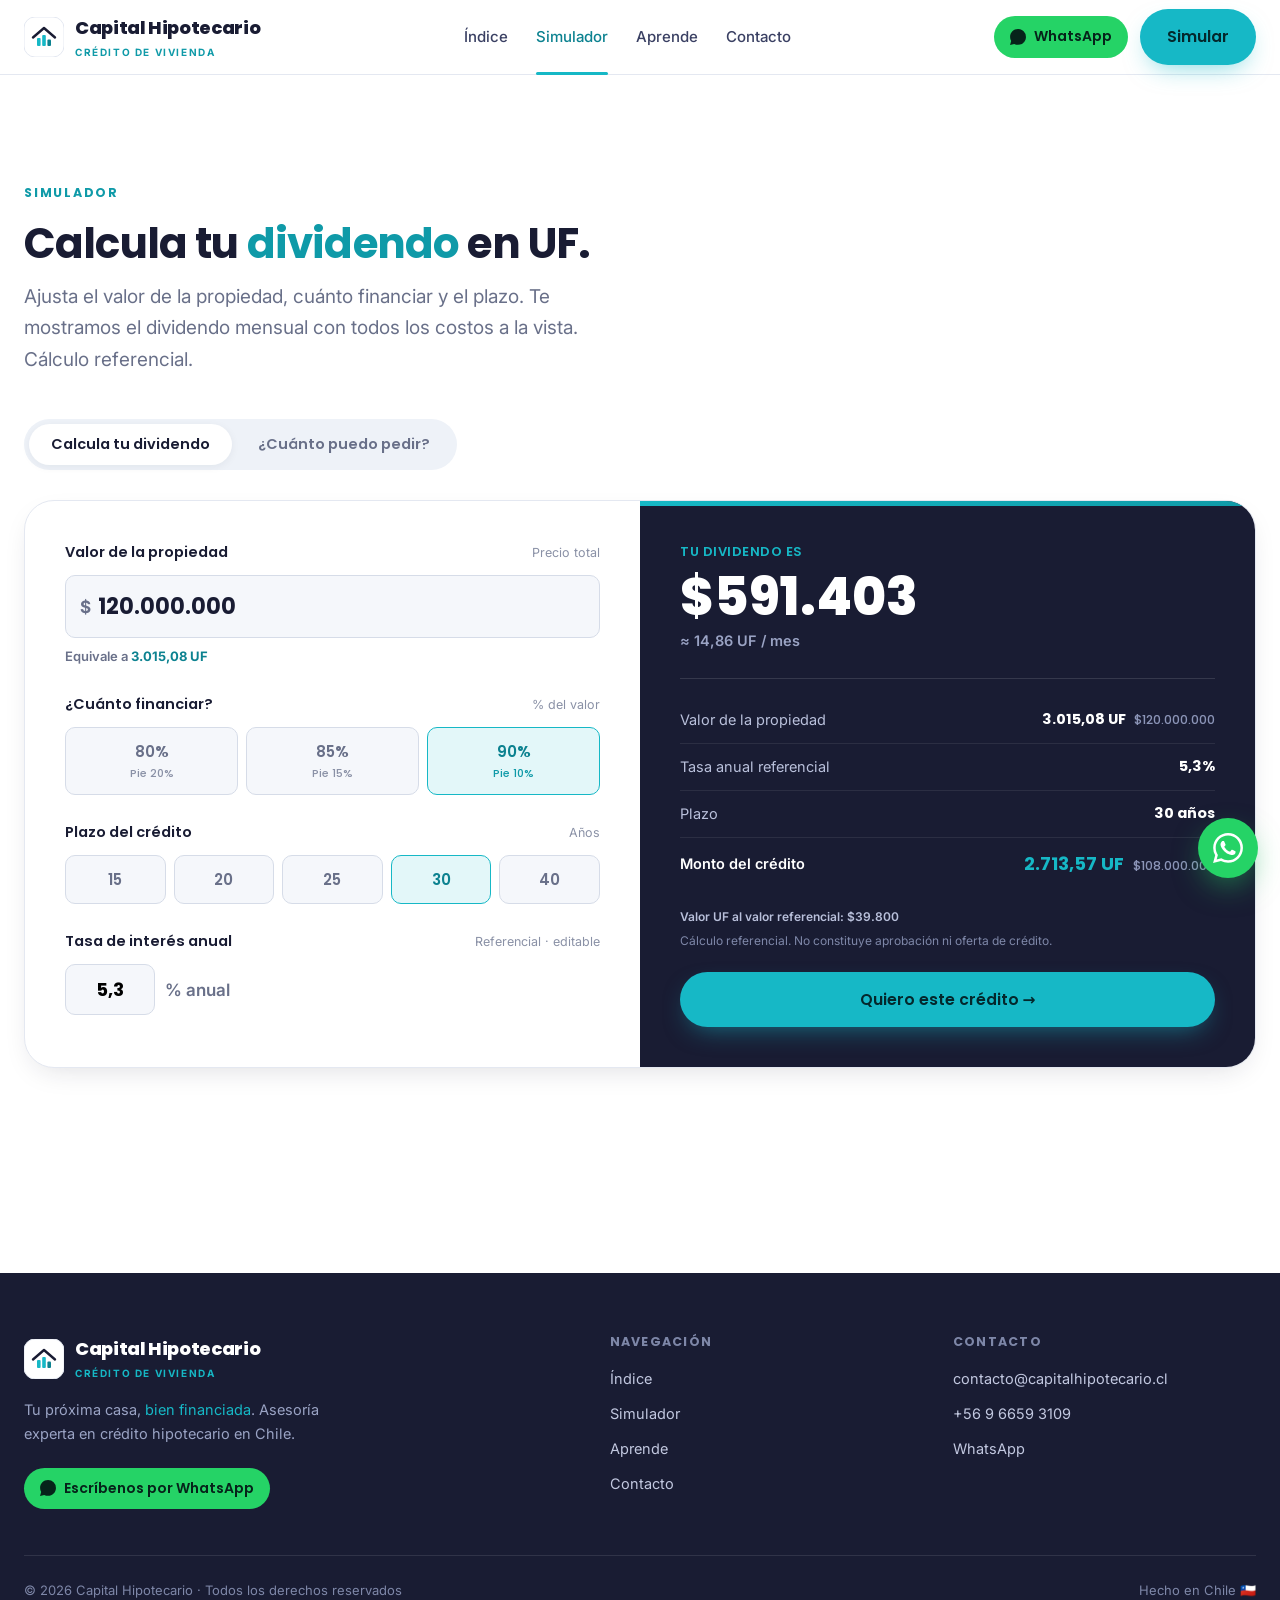
<file: simulador.html>
<!DOCTYPE html><html lang="es-CL"><head><meta charset="UTF-8">
<meta name="viewport" content="width=device-width, initial-scale=1.0"><meta name="theme-color" content="#191c33">
<title>Simulador de crédito hipotecario — Capital Hipotecario</title><meta name="description" content="Simula tu dividendo en UF con desglose: tasa, CAE, seguros y gastos. Calcula también cuánto puedes pedir según tu renta.">
<link rel="preconnect" href="https://fonts.googleapis.com"><link rel="preconnect" href="https://fonts.gstatic.com" crossorigin>
<link href="https://fonts.googleapis.com/css2?family=Poppins:wght@500;600;700;800&family=Inter:wght@400;500;600;700&display=swap" rel="stylesheet">
<link rel="stylesheet" href="styles.css?v=9"></head><body>
<header><div class="wrap nav">
<a href="index.html" class="brand"><svg class="logo" viewBox="0 0 40 40" fill="none" xmlns="http://www.w3.org/2000/svg" aria-hidden="true">
<rect width="40" height="40" rx="11" fill="#fff" stroke="#e4e8f1"/>
<path d="M9 20.5 L20 11 L31 20.5" stroke="#191c33" stroke-width="2.4" stroke-linecap="round" stroke-linejoin="round"/>
<rect x="13" y="21" width="3.6" height="8" rx="1" fill="#16b8c6"/>
<rect x="18.2" y="18" width="3.6" height="11" rx="1" fill="#16b8c6"/>
<rect x="23.4" y="22.5" width="3.6" height="6.5" rx="1" fill="#0c8290"/></svg><span><b>Capital Hipotecario</b><small>Crédito de vivienda</small></span></a>
<nav class="nav-links"><a href="index.html">Índice</a><a href="simulador.html" class="active">Simulador</a><a href="aprende.html">Aprende</a><a href="contacto.html">Contacto</a></nav>
<div class="nav-cta">
<a class="wa-head" data-wa href="#"><svg width="16" height="16" viewBox="0 0 24 24" fill="currentColor"><path d="M.057 24l1.687-6.163a11.867 11.867 0 01-1.587-5.946C.16 5.335 5.495 0 12.05 0a11.82 11.82 0 018.413 3.488 11.82 11.82 0 013.48 8.414c-.003 6.557-5.338 11.892-11.893 11.892a11.9 11.9 0 01-5.688-1.448L.057 24z"/></svg> <span>WhatsApp</span></a>
<a href="simulador.html" class="btn btn-primary">Simular</a></div>
<button class="burger" id="burger" aria-label="Abrir menú"><svg width="26" height="26" viewBox="0 0 24 24" fill="none" stroke="currentColor" stroke-width="2"><path d="M3 6h18M3 12h18M3 18h18"/></svg></button>
</div><div class="mobile-menu" id="mobileMenu"><a href="index.html">Índice</a><a href="simulador.html">Simulador</a><a href="aprende.html">Aprende</a><a href="contacto.html">Contacto</a><a class="btn btn-wa" data-wa href="#"><svg width="16" height="16" viewBox="0 0 24 24" fill="currentColor"><path d="M.057 24l1.687-6.163a11.867 11.867 0 01-1.587-5.946C.16 5.335 5.495 0 12.05 0a11.82 11.82 0 018.413 3.488 11.82 11.82 0 013.48 8.414c-.003 6.557-5.338 11.892-11.893 11.892a11.9 11.9 0 01-5.688-1.448L.057 24z"/></svg> Hablar por WhatsApp</a></div></header>
<section class="section"><div class="wrap">
<div class="sec-head reveal"><span class="eyebrow">Simulador</span><h2>Calcula tu <em>dividendo</em> en UF.</h2>
<p class="lead">Ajusta el valor de la propiedad, cuánto financiar y el plazo. Te mostramos el dividendo mensual con todos los costos a la vista. Cálculo referencial.</p></div>

<div class="sim-tabs reveal"><button class="active" data-target="sim">Calcula tu dividendo</button><button data-target="simCap">¿Cuánto puedo pedir?</button></div>

<div class="sim reveal" id="sim" data-pane style="display:grid">
  <div class="sim-form">
    <div class="field"><div class="field-top"><label for="valor">Valor de la propiedad</label><span class="hint">Precio total</span></div>
      <div class="money-in"><span class="cur">$</span><input type="text" id="valor" inputmode="numeric" value="120.000.000"></div>
      <div class="uf-eq" id="ufEq"></div></div>
    <div class="field"><div class="field-top"><label>¿Cuánto financiar?</label><span class="hint">% del valor</span></div>
      <div class="seg" id="segFin"><button data-fin="80">80%<small>Pie 20%</small></button><button data-fin="85">85%<small>Pie 15%</small></button><button data-fin="90" class="active">90%<small>Pie 10%</small></button></div></div>
    <div class="field"><div class="field-top"><label>Plazo del crédito</label><span class="hint">Años</span></div>
      <div class="seg" id="segPlazo"><button data-plazo="15">15</button><button data-plazo="20">20</button><button data-plazo="25">25</button><button data-plazo="30" class="active">30</button><button data-plazo="40">40</button></div></div>
    <div class="field"><div class="field-top"><label for="tasa">Tasa de interés anual</label><span class="hint">Referencial · editable</span></div>
      <div style="display:flex;align-items:center;gap:10px"><input type="text" id="tasa" inputmode="decimal" value="5,3" style="width:90px;font-family:var(--font-head);font-weight:700;font-size:18px;text-align:center;background:var(--bg-soft);border:1.5px solid var(--line-2);border-radius:var(--r-sm);padding:11px"><span style="color:var(--muted);font-weight:600">% anual</span></div></div>
  </div>
  <div class="sim-out">
    <div class="out-label">Tu dividendo es</div>
    <div class="out-big" id="rDiv">$0</div><div class="out-uf" id="rDivUF">≈ 0 UF / mes</div>
    <div class="out-table">
      <div class="out-row"><span class="k">Valor de la propiedad</span><span class="v" id="rValor">–</span></div>
      <div class="out-row"><span class="k">Tasa anual referencial</span><span class="v" id="rTasa">–</span></div>
      <div class="out-row"><span class="k">Plazo</span><span class="v" id="rPlazo">–</span></div>
      <div class="out-row total"><span class="k">Monto del crédito</span><span class="v" id="rCredito">–</span></div>
    </div>
    <div class="out-foot"><span class="uf-stamp" id="ufStamp">Valor UF…</span>
    Cálculo referencial. No constituye aprobación ni oferta de crédito.</div>
    <div class="out-cta"><a href="contacto.html" class="btn btn-primary">Quiero este crédito →</a></div>
  </div>
</div>

<div class="sim reveal" id="simCap" data-pane style="display:none">
  <div class="sim-form">
    <div class="field"><div class="field-top"><label for="renta">Tu renta líquida mensual</label><span class="hint">Suma la del grupo familiar</span></div>
      <div class="money-in"><span class="cur">$</span><input type="text" id="renta" inputmode="numeric" value="1.500.000"></div></div>
    <div class="field"><div class="field-top"><label>Plazo del crédito</label><span class="hint">Años</span></div>
      <div class="stepper"><button id="capMinus" aria-label="menos">–</button><div class="val" id="capPlazoVal">30<small>años</small></div><button id="capPlus" aria-label="más">+</button></div></div>
    <div class="callout" style="margin-top:8px">Estimamos cuánto podrías pedir considerando que el dividendo no supere el <b>25% de tu renta líquida</b>, criterio habitual de los bancos.</div>
  </div>
  <div class="sim-out">
    <div class="out-label">Crédito máximo estimado</div>
    <div class="out-big" id="cCredito">0 UF</div><div class="out-uf" id="cCreditoUF"></div>
    <div class="out-table">
      <div class="out-row"><span class="k">Dividendo máximo (25% renta)</span><span class="v" id="cDivMax">–</span></div>
      <div class="out-row"><span class="k">≈ en UF</span><span class="v" id="cDivMaxUF">–</span></div>
      <div class="out-row"><span class="k">Plazo</span><span class="v" id="cPlazoCap">–</span></div>
      <div class="out-row total"><span class="k">Propiedad que podrías comprar*</span><span class="v" id="cValor">–</span></div>
    </div>
    <div class="out-foot"><span class="uf-stamp" id="ufStampCap">Valor UF…</span>
    *Considerando financiamiento del 90%. Estimación referencial; no constituye aprobación de crédito.</div>
    <div class="out-cta"><a href="contacto.html" class="btn btn-primary">Quiero avanzar →</a></div>
  </div>
</div>
</div></section>
<footer><div class="wrap"><div class="foot-grid" style="grid-template-columns:1.8fr 1fr 1fr">
<div class="foot-brand"><a href="index.html" class="brand"><svg class="logo" viewBox="0 0 40 40" fill="none" xmlns="http://www.w3.org/2000/svg" aria-hidden="true">
<rect width="40" height="40" rx="11" fill="#fff" stroke="#e4e8f1"/>
<path d="M9 20.5 L20 11 L31 20.5" stroke="#191c33" stroke-width="2.4" stroke-linecap="round" stroke-linejoin="round"/>
<rect x="13" y="21" width="3.6" height="8" rx="1" fill="#16b8c6"/>
<rect x="18.2" y="18" width="3.6" height="11" rx="1" fill="#16b8c6"/>
<rect x="23.4" y="22.5" width="3.6" height="6.5" rx="1" fill="#0c8290"/></svg><span><b>Capital Hipotecario</b><small style="color:#16b8c6">Crédito de vivienda</small></span></a>
<p>Tu próxima casa, <em style="color:#16b8c6">bien financiada</em>. Asesoría experta en crédito hipotecario en Chile.</p>
<a class="wa-head" data-wa href="#" style="margin-top:6px"><svg width="16" height="16" viewBox="0 0 24 24" fill="currentColor"><path d="M.057 24l1.687-6.163a11.867 11.867 0 01-1.587-5.946C.16 5.335 5.495 0 12.05 0a11.82 11.82 0 018.413 3.488 11.82 11.82 0 013.48 8.414c-.003 6.557-5.338 11.892-11.893 11.892a11.9 11.9 0 01-5.688-1.448L.057 24z"/></svg> <span>Escríbenos por WhatsApp</span></a></div>
<div class="foot-col"><h4>Navegación</h4><a href="index.html">Índice</a><a href="simulador.html">Simulador</a><a href="aprende.html">Aprende</a><a href="contacto.html">Contacto</a></div>
<div class="foot-col"><h4>Contacto</h4><a data-mail="text" href="#">correo</a><a data-tel="text" href="#">teléfono</a><a data-wa href="#">WhatsApp</a></div>
</div><div class="foot-bot"><span>© 2026 Capital Hipotecario · Todos los derechos reservados</span><span>Hecho en Chile 🇨🇱</span></div></div></footer>
<a class="wa-float" data-wa href="#" aria-label="WhatsApp"><svg width="30" height="30" viewBox="0 0 24 24" fill="currentColor"><path d="M.057 24l1.687-6.163a11.867 11.867 0 01-1.587-5.946C.16 5.335 5.495 0 12.05 0a11.82 11.82 0 018.413 3.488 11.82 11.82 0 013.48 8.414c-.003 6.557-5.338 11.892-11.893 11.892a11.9 11.9 0 01-5.688-1.448L.057 24zm6.597-3.807c1.676.995 3.276 1.591 5.392 1.592 5.448 0 9.886-4.434 9.889-9.885.002-5.462-4.415-9.89-9.881-9.892-5.452 0-9.887 4.434-9.889 9.884-.001 2.225.651 3.891 1.746 5.634l-.999 3.648 3.742-.981zm11.387-5.464c-.074-.124-.272-.198-.57-.347-.297-.149-1.758-.868-2.031-.967-.272-.099-.47-.149-.669.149-.198.297-.768.967-.941 1.165-.173.198-.347.223-.644.074-.297-.149-1.255-.462-2.39-1.475-.883-.788-1.48-1.761-1.653-2.059-.173-.297-.018-.458.13-.606.134-.133.297-.347.446-.521.151-.172.2-.296.3-.495.099-.198.05-.372-.025-.521-.075-.148-.669-1.611-.916-2.206-.242-.579-.487-.501-.669-.51l-.57-.01c-.198 0-.52.074-.792.372s-1.04 1.016-1.04 2.479 1.065 2.876 1.213 3.074c.149.198 2.095 3.2 5.076 4.487.709.306 1.263.489 1.694.626.712.226 1.36.194 1.872.118.571-.085 1.758-.719 2.006-1.413.248-.695.248-1.29.173-1.414z"/></svg></a>
<script src="main.js?v=9"></script><script src="simulador.js?v=9"></script>
</body></html>
</file>
<file: styles.css>
/* ============================================================
   Capital Hipotecario — estilos compartidos
   Paleta inspirada en BICE Hipotecaria: navy indigo + teal
   ============================================================ */
:root{
  --ink:#191c33;          /* navy indigo (BICE) */
  --ink-2:#272c4a;
  --ink-3:#3a4063;
  --teal:#16b8c6;         /* acento principal */
  --teal-600:#0f9aa8;
  --teal-700:#0c8290;
  --teal-soft:#e3f7f9;
  --teal-tint:#f0fbfc;
  --coral:#ff7a66;        /* acento cálido (uso muy puntual) */

  --bg:#ffffff;
  --bg-soft:#f5f7fb;
  --bg-soft-2:#eef2f8;
  --line:#e4e8f1;
  --line-2:#d6dce8;

  --text:#2b3146;
  --muted:#697089;
  --muted-2:#8a91a6;
  --white:#ffffff;

  --ok:#1aa179;
  --ok-soft:#e6f6f0;
  --warn:#e0892a;
  --warn-soft:#fdf2e3;

  --font-head:'Poppins',system-ui,sans-serif;
  --font-body:'Inter',system-ui,sans-serif;

  --maxw:1320px;
  --r-sm:10px; --r:16px; --r-lg:22px; --r-xl:30px;
  --sh-sm:0 2px 8px rgba(25,28,51,.06);
  --sh:0 10px 30px -12px rgba(25,28,51,.18);
  --sh-lg:0 30px 70px -34px rgba(25,28,51,.30);
  --sp:clamp(60px,8vw,108px);
}

*{box-sizing:border-box;margin:0;padding:0}
html{scroll-behavior:smooth;-webkit-text-size-adjust:100%}
body{
  font-family:var(--font-body);background:var(--bg);color:var(--text);
  line-height:1.65;font-size:17px;-webkit-font-smoothing:antialiased;overflow-x:hidden;
}
a{color:inherit;text-decoration:none}
img{max-width:100%;display:block}
em{font-style:normal;color:var(--teal-600);font-weight:inherit}
h1,h2,h3,h4{font-family:var(--font-head);color:var(--ink);line-height:1.12;letter-spacing:-.02em;font-weight:700}
h1{font-size:clamp(34px,5.4vw,58px);font-weight:800}
h2{font-size:clamp(28px,4vw,42px)}
h3{font-size:20px}
.wrap{max-width:var(--maxw);margin:0 auto;padding:0 24px}
.eyebrow{display:inline-block;font-family:var(--font-head);font-size:12.5px;font-weight:700;
  letter-spacing:.14em;text-transform:uppercase;color:var(--teal-600);margin-bottom:16px}
.lead{color:var(--muted);font-size:clamp(16px,1.5vw,19px);max-width:620px}
.center{text-align:center;margin-inline:auto}
.section{padding:var(--sp) 0}
.bg-soft{background:var(--bg-soft)}
.sec-head{max-width:680px;margin-bottom:44px}
.sec-head.center{margin-inline:auto}
.sec-head h2{margin-bottom:14px}

/* ---------- Botones ---------- */
.btn{display:inline-flex;align-items:center;gap:9px;justify-content:center;font-family:var(--font-head);
  font-weight:600;font-size:15.5px;padding:14px 26px;border-radius:999px;border:1.5px solid transparent;
  cursor:pointer;transition:.2s ease;white-space:nowrap}
.btn-primary{background:var(--teal);color:#04282c;box-shadow:0 10px 26px -10px rgba(22,184,198,.6)}
.btn-primary:hover{background:var(--teal-600);transform:translateY(-2px)}
.btn-dark{background:var(--ink);color:#fff}
.btn-dark:hover{background:var(--ink-2);transform:translateY(-2px)}
.btn-ghost{background:#fff;border-color:var(--line-2);color:var(--ink)}
.btn-ghost:hover{border-color:var(--teal);color:var(--teal-700)}
.btn-wa{background:#25d366;color:#06231a}
.btn-wa:hover{transform:translateY(-2px);filter:brightness(1.04)}
.btn-lg{padding:16px 30px;font-size:16.5px}
.btn-block{width:100%}

/* ---------- Header ---------- */
header{position:sticky;top:0;z-index:50;background:rgba(255,255,255,.9);backdrop-filter:blur(12px);
  border-bottom:1px solid var(--line)}
.nav{display:flex;align-items:center;justify-content:space-between;height:74px;gap:20px}
.brand{display:flex;align-items:center;gap:11px}
.brand .logo{width:40px;height:40px;flex:none}
.brand b{font-family:var(--font-head);font-weight:800;font-size:18px;color:var(--ink);letter-spacing:-.02em;line-height:1.05}
.brand small{display:block;font-size:10px;font-weight:700;letter-spacing:.16em;color:var(--teal-600);text-transform:uppercase;margin-top:2px}
.nav-links{display:flex;gap:28px;align-items:center}
.nav-links a{font-size:15px;color:var(--ink-3);font-weight:500;transition:.15s;position:relative}
.nav-links a:hover,.nav-links a.active{color:var(--teal-700)}
.nav-links a.active::after{content:"";position:absolute;left:0;right:0;bottom:-26px;height:3px;background:var(--teal);border-radius:3px}
.nav-cta{display:flex;align-items:center;gap:12px}
.nav-phone{font-size:13.5px;color:var(--muted);font-weight:600;display:flex;align-items:center;gap:6px}
.burger{display:none;background:none;border:0;color:var(--ink);cursor:pointer;padding:6px}
.mobile-menu{display:none;flex-direction:column;padding:6px 24px 22px;background:#fff;border-bottom:1px solid var(--line)}
.mobile-menu a{padding:13px 4px;color:var(--ink-3);border-bottom:1px solid var(--line);font-weight:500}
.mobile-menu .btn{margin-top:16px}

/* ---------- Hero ---------- */
.hero{padding:clamp(48px,7vw,86px) 0}
.hero-grid{display:grid;grid-template-columns:1.05fr .95fr;gap:54px;align-items:center}
.badge{display:inline-flex;align-items:center;gap:9px;font-family:var(--font-head);font-size:13px;font-weight:600;
  padding:8px 16px;border-radius:999px;background:var(--teal-soft);color:var(--teal-700);margin-bottom:24px}
.badge .dot{width:7px;height:7px;border-radius:50%;background:var(--teal);box-shadow:0 0 0 4px rgba(22,184,198,.2)}
.hero h1{margin-bottom:20px;max-width:14ch}
.hero .lead{margin-bottom:30px}
.hero-actions{display:flex;gap:14px;flex-wrap:wrap}
.hero-trust{display:flex;flex-wrap:wrap;gap:8px 24px;margin-top:34px}
.hero-trust div{display:flex;align-items:center;gap:8px;font-size:14px;color:var(--muted);font-weight:500}
.hero-trust svg{color:var(--teal);flex:none}

/* tarjeta resultado en hero */
.hero-card{background:#fff;border:1px solid var(--line);border-radius:var(--r-xl);box-shadow:var(--sh-lg);
  padding:30px;position:relative;overflow:hidden}
.hero-card::before{content:"";position:absolute;top:0;left:0;right:0;height:6px;background:linear-gradient(90deg,var(--teal),var(--teal-600))}
.hero-card .hc-top{display:flex;justify-content:space-between;align-items:center;margin-bottom:6px}
.hero-card .hc-label{font-size:13px;color:var(--muted);font-weight:600}
.hero-card .hc-pill{font-size:11.5px;font-weight:700;color:var(--teal-700);background:var(--teal-soft);padding:4px 10px;border-radius:999px}
.hero-card .hc-big{font-family:var(--font-head);font-size:clamp(34px,5vw,46px);font-weight:800;color:var(--ink);line-height:1}
.hero-card .hc-uf{color:var(--muted);font-size:14px;font-weight:600;margin-top:4px}
.hero-card .hc-rows{margin:22px 0;border-top:1px solid var(--line);padding-top:18px;display:grid;gap:12px}
.hero-card .hc-row{display:flex;justify-content:space-between;font-size:14px}
.hero-card .hc-row span{color:var(--muted)}
.hero-card .hc-row b{color:var(--ink);font-weight:700}

/* ---------- Logos / strip ---------- */
.strip{display:flex;flex-wrap:wrap;justify-content:center;gap:14px 40px;align-items:center}
.strip .stat{text-align:center}
.strip .stat b{display:block;font-family:var(--font-head);font-size:clamp(28px,4vw,38px);color:var(--ink);font-weight:800;line-height:1}
.strip .stat span{font-size:14px;color:var(--muted)}

/* ---------- Cards genéricas ---------- */
.cards{display:grid;grid-template-columns:repeat(auto-fit,minmax(270px,1fr));gap:20px}
.card{background:#fff;border:1px solid var(--line);border-radius:var(--r-lg);padding:30px 26px;transition:.2s;box-shadow:var(--sh-sm)}
.card:hover{transform:translateY(-4px);box-shadow:var(--sh);border-color:var(--teal)}
.card .ico{width:50px;height:50px;border-radius:14px;display:grid;place-items:center;margin-bottom:18px;
  background:var(--teal-soft);color:var(--teal-700)}
.card h3{margin-bottom:10px}
.card p{font-size:14.5px;color:var(--muted)}
.card .more{display:inline-flex;align-items:center;gap:6px;margin-top:16px;font-family:var(--font-head);
  font-weight:600;font-size:14.5px;color:var(--teal-700)}

/* ---------- Pasos ---------- */
.steps{display:grid;grid-template-columns:repeat(auto-fit,minmax(190px,1fr));gap:20px}
.step{background:#fff;border:1px solid var(--line);border-radius:var(--r-lg);padding:28px 24px;position:relative;box-shadow:var(--sh-sm)}
.step .num{font-family:var(--font-head);font-weight:800;font-size:15px;color:#fff;background:var(--teal);
  width:38px;height:38px;border-radius:11px;display:grid;place-items:center;margin-bottom:18px}
.step h3{font-size:18px;margin-bottom:8px}
.step p{font-size:14px;color:var(--muted)}

/* ---------- Simulador ---------- */
.sim-tabs{display:inline-flex;gap:4px;background:var(--bg-soft-2);padding:5px;border-radius:999px;margin-bottom:30px}
.sim-tabs button{font-family:var(--font-head);font-weight:600;font-size:14.5px;padding:10px 22px;border-radius:999px;
  border:0;background:transparent;color:var(--muted);cursor:pointer;transition:.18s}
.sim-tabs button.active{background:#fff;color:var(--ink);box-shadow:var(--sh-sm)}

.sim{display:grid;grid-template-columns:1fr 1fr;gap:0;border:1px solid var(--line);border-radius:var(--r-xl);
  overflow:hidden;background:#fff;box-shadow:var(--sh)}
.sim-form{padding:clamp(26px,3.4vw,40px)}
.sim-out{padding:clamp(26px,3.4vw,40px);background:var(--ink);color:#fff;position:relative}
.sim-out::before{content:"";position:absolute;top:0;left:0;right:0;height:5px;background:linear-gradient(90deg,var(--teal),var(--teal-600))}

.field{margin-bottom:26px}
.field:last-child{margin-bottom:0}
.field-top{display:flex;justify-content:space-between;align-items:baseline;margin-bottom:10px;gap:10px}
.field label{font-family:var(--font-head);font-size:14.5px;font-weight:600;color:var(--ink)}
.field .hint{font-size:12.5px;color:var(--muted-2)}
.money-in{position:relative}
.money-in .cur{position:absolute;left:15px;top:50%;transform:translateY(-50%);color:var(--muted);font-weight:700}
.money-in input{width:100%;font-family:var(--font-head);font-size:22px;font-weight:700;color:var(--ink);
  background:var(--bg-soft);border:1.5px solid var(--line-2);border-radius:var(--r-sm);padding:14px 16px 14px 32px;transition:.15s}
.money-in input:focus{outline:none;border-color:var(--teal);background:#fff;box-shadow:0 0 0 3px rgba(22,184,198,.15)}
.uf-eq{font-size:13px;color:var(--muted);margin-top:8px;font-weight:600}
.uf-eq b{color:var(--teal-700)}

input[type=range]{-webkit-appearance:none;appearance:none;width:100%;height:6px;border-radius:999px;margin-top:14px;
  background:linear-gradient(90deg,var(--teal) var(--pct,30%),var(--bg-soft-2) var(--pct,30%));cursor:pointer}
input[type=range]::-webkit-slider-thumb{-webkit-appearance:none;width:22px;height:22px;border-radius:50%;
  background:#fff;border:5px solid var(--teal);box-shadow:var(--sh-sm);cursor:pointer}
input[type=range]::-moz-range-thumb{width:18px;height:18px;border-radius:50%;background:#fff;border:5px solid var(--teal);cursor:pointer}

.seg{display:flex;gap:8px;flex-wrap:wrap}
.seg button{flex:1;min-width:54px;padding:12px 8px;border-radius:var(--r-sm);cursor:pointer;background:var(--bg-soft);
  border:1.5px solid var(--line-2);color:var(--muted);font-family:var(--font-head);font-weight:600;font-size:15px;transition:.15s}
.seg button:hover{border-color:var(--teal)}
.seg button.active{background:var(--teal-soft);border-color:var(--teal);color:var(--teal-700)}
.seg button small{display:block;font-size:11px;font-weight:500;color:var(--muted-2);margin-top:2px}
.seg button.active small{color:var(--teal-600)}

.stepper{display:flex;align-items:center;gap:0;background:var(--bg-soft);border:1.5px solid var(--line-2);border-radius:var(--r-sm);overflow:hidden;width:fit-content}
.stepper button{width:48px;height:50px;border:0;background:transparent;font-size:22px;color:var(--teal-700);cursor:pointer;font-weight:700}
.stepper button:hover{background:var(--teal-soft)}
.stepper .val{font-family:var(--font-head);font-weight:800;font-size:22px;color:var(--ink);min-width:64px;text-align:center}
.stepper .val small{display:block;font-size:11px;font-weight:500;color:var(--muted);margin-top:-2px}

/* salida del simulador (oscura) */
.out-label{font-family:var(--font-head);font-size:13px;font-weight:600;letter-spacing:.04em;text-transform:uppercase;color:var(--teal);margin-bottom:8px}
.out-big{font-family:var(--font-head);font-size:clamp(38px,6vw,52px);font-weight:800;line-height:1;color:#fff}
.out-big .per{font-size:15px;font-weight:500;color:#9aa3c4;margin-left:6px;font-family:var(--font-body)}
.out-uf{color:#9aa3c4;font-size:14.5px;font-weight:600;margin-top:6px}
.out-table{margin:26px 0 0;border-top:1px solid rgba(255,255,255,.12);padding-top:18px;display:grid;gap:0}
.out-row{display:flex;justify-content:space-between;align-items:center;padding:11px 0;border-bottom:1px solid rgba(255,255,255,.08);font-size:14.5px}
.out-row:last-child{border-bottom:0}
.out-row .k{color:#b9c0db}
.out-row .v{font-family:var(--font-head);font-weight:700;color:#fff}
.out-row .v small{color:#8c95b8;font-weight:500;font-size:12.5px;margin-left:5px}
.out-row.total .k{color:#fff;font-weight:600}
.out-row.total .v{color:var(--teal);font-size:18px}
.out-foot{font-size:12px;color:#7e87a8;line-height:1.5;margin-top:18px}
.out-foot .uf-stamp{color:#b9c0db;font-weight:600;display:block;margin-bottom:6px}
.out-cta{display:flex;gap:10px;flex-wrap:wrap;margin-top:22px}
.out-cta .btn{flex:1}

/* ---------- Guías ---------- */
.guides{display:grid;grid-template-columns:repeat(auto-fit,minmax(280px,1fr));gap:20px}
.guide{display:flex;flex-direction:column;background:#fff;border:1px solid var(--line);border-radius:var(--r-lg);
  overflow:hidden;transition:.2s;box-shadow:var(--sh-sm)}
.guide:hover{transform:translateY(-4px);box-shadow:var(--sh);border-color:var(--teal)}
.guide .ph{height:120px;background:linear-gradient(135deg,var(--ink),var(--ink-3));display:grid;place-items:center;color:var(--teal)}
.guide .gbody{padding:24px}
.guide .tag{font-family:var(--font-head);font-size:11.5px;font-weight:700;letter-spacing:.08em;text-transform:uppercase;color:var(--teal-700);margin-bottom:12px}
.guide h3{font-size:18.5px;margin-bottom:9px}
.guide p{font-size:14.5px;color:var(--muted);flex:1}
.guide .meta{margin-top:16px;font-size:13px;color:var(--muted-2);display:flex;align-items:center;gap:8px}
.guide .meta .read{color:var(--teal-700);font-weight:700;margin-left:auto}

/* ---------- Artículo (guía individual) ---------- */
.article{max-width:760px;margin:0 auto}
.article .tag{font-family:var(--font-head);font-size:12.5px;font-weight:700;letter-spacing:.08em;text-transform:uppercase;color:var(--teal-700)}
.article h1{margin:14px 0 12px;font-size:clamp(30px,4.4vw,44px)}
.article .amETA,.article .ameta{color:var(--muted);font-size:14px;margin-bottom:30px}
.article .body p{margin-bottom:18px;color:var(--text);font-size:17px}
.article .body h2{font-size:24px;margin:34px 0 12px}
.article .body h3{font-size:19px;margin:26px 0 10px}
.article .body ul,.article .body ol{margin:0 0 18px 22px;color:var(--text)}
.article .body li{margin-bottom:9px}
.article .body strong{color:var(--ink)}
.callout{background:var(--teal-tint);border:1px solid var(--teal-soft);border-left:4px solid var(--teal);
  border-radius:var(--r-sm);padding:18px 20px;margin:24px 0;font-size:15.5px;color:var(--ink-2)}

/* ---------- Listas con check ---------- */
.checklist{list-style:none;display:grid;gap:14px;margin:24px 0}
.checklist li{display:flex;gap:12px;font-size:15.5px;color:var(--text)}
.checklist svg{color:var(--teal);flex:none;margin-top:3px}
.checklist b{color:var(--ink);font-weight:700}

/* ---------- Split (agenda / contacto) ---------- */
.split{display:grid;grid-template-columns:1fr 1fr;gap:48px;align-items:start}
.panel{background:#fff;border:1px solid var(--line);border-radius:var(--r-lg);padding:clamp(24px,3vw,34px);box-shadow:var(--sh-sm)}
.panel.dark{background:var(--ink);color:#fff;border:0}
.cal-embed{min-height:430px;border-radius:var(--r);overflow:hidden;border:1px solid var(--line)}
.cal-fallback{padding:42px 24px;text-align:center;color:var(--muted)}
.cal-fallback h3{margin-bottom:10px}
.cal-fallback p{font-size:14.5px;margin-bottom:22px;max-width:42ch;margin-inline:auto}

/* ---------- Formularios ---------- */
form .row{display:grid;gap:16px;margin-bottom:16px}
@media(min-width:540px){form .row.two{grid-template-columns:1fr 1fr}}
form label{display:block;font-family:var(--font-head);font-size:13.5px;font-weight:600;margin-bottom:7px;color:var(--ink)}
form input,form select,form textarea{width:100%;background:var(--bg-soft);border:1.5px solid var(--line-2);border-radius:var(--r-sm);
  padding:13px 14px;color:var(--text);font-size:15px;font-family:var(--font-body);transition:.15s}
form textarea{resize:vertical;min-height:110px}
form input:focus,form select:focus,form textarea:focus{outline:none;border-color:var(--teal);background:#fff;box-shadow:0 0 0 3px rgba(22,184,198,.15)}
form select{appearance:none;background-image:url("data:image/svg+xml,%3Csvg xmlns='http://www.w3.org/2000/svg' width='14' height='14' viewBox='0 0 24 24' fill='none' stroke='%23697089' stroke-width='2'%3E%3Cpath d='m6 9 6 6 6-6'/%3E%3C/svg%3E");background-repeat:no-repeat;background-position:right 14px center}
.form-foot{display:flex;align-items:center;gap:14px;flex-wrap:wrap;margin-top:6px}
.form-msg{font-size:14px;display:none;padding:12px 16px;border-radius:var(--r-sm);margin-top:14px}
.form-msg.ok{display:block;background:var(--ok-soft);border:1px solid #b6e3d2;color:#0d7a57}
.form-msg.err{display:block;background:var(--warn-soft);border:1px solid #f1d3a6;color:#9a5a13}
.priv{font-size:12.5px;color:var(--muted-2)}

/* ---------- FAQ ---------- */
.faq{max-width:780px;margin:0 auto;display:grid;gap:12px}
.faq details{background:#fff;border:1px solid var(--line);border-radius:var(--r);padding:4px 22px;box-shadow:var(--sh-sm)}
.faq summary{font-family:var(--font-head);font-weight:600;color:var(--ink);padding:16px 0;cursor:pointer;list-style:none;display:flex;justify-content:space-between;align-items:center;gap:14px}
.faq summary::-webkit-details-marker{display:none}
.faq summary::after{content:"+";color:var(--teal-700);font-size:22px;font-weight:700}
.faq details[open] summary::after{content:"–"}
.faq p{padding:0 0 18px;color:var(--muted);font-size:15px}

/* ---------- CTA band ---------- */
.cta-band{background:var(--ink);border-radius:var(--r-xl);padding:clamp(40px,6vw,66px) clamp(28px,5vw,56px);
  text-align:center;position:relative;overflow:hidden}
.cta-band::before{content:"";position:absolute;inset:0;background:radial-gradient(600px 300px at 50% -20%,rgba(22,184,198,.25),transparent 60%)}
.cta-band *{position:relative}
.cta-band h2{color:#fff;margin-bottom:14px}
.cta-band p{color:#c2c8e0;max-width:52ch;margin:0 auto 28px;font-size:17px}
.cta-band .hero-actions{justify-content:center}

/* ---------- Footer ---------- */
footer{background:var(--ink);color:#c2c8e0;padding:62px 0 34px;margin-top:var(--sp)}
.foot-grid{display:grid;grid-template-columns:1.6fr 1fr 1fr 1fr;gap:40px;margin-bottom:46px}
.foot-brand .brand b{color:#fff}
.foot-brand p{font-size:14.5px;margin:16px 0;max-width:34ch;color:#9aa3c4}
.foot-col h4{font-family:var(--font-head);font-size:12.5px;letter-spacing:.1em;text-transform:uppercase;color:#7e87a8;margin-bottom:18px;font-weight:700}
.foot-col a{display:block;color:#c2c8e0;font-size:14.5px;margin-bottom:11px;transition:.15s}
.foot-col a:hover{color:var(--teal)}
.foot-bot{border-top:1px solid rgba(255,255,255,.1);padding-top:24px;display:flex;justify-content:space-between;gap:14px;flex-wrap:wrap;font-size:13px;color:#7e87a8}

/* ---------- WhatsApp flotante ---------- */
.wa-float{position:fixed;right:22px;bottom:22px;z-index:60;width:60px;height:60px;border-radius:50%;
  background:#25d366;display:grid;place-items:center;box-shadow:0 12px 30px -6px rgba(37,211,102,.5);transition:.2s;color:#fff}
.wa-float:hover{transform:scale(1.07)}

/* ---------- Reveal ---------- */
.reveal{opacity:0;transform:translateY(20px);transition:opacity .7s ease,transform .7s ease}
.reveal.in{opacity:1;transform:none}

/* ---------- Responsive ---------- */
@media(max-width:900px){
  .nav-links,.nav-phone{display:none}
  .burger{display:block}
  .hero-grid,.split{grid-template-columns:1fr;gap:38px}
  .sim{grid-template-columns:1fr}
  .foot-grid{grid-template-columns:1fr 1fr;gap:32px}
  .foot-brand{grid-column:1/-1}
}
@media(max-width:520px){
  body{font-size:16px}
  .foot-grid{grid-template-columns:1fr}
  .out-cta .btn,.hero-actions .btn{flex:1 1 100%}
}
@media(prefers-reduced-motion:reduce){
  *{scroll-behavior:auto!important}
  .reveal{opacity:1;transform:none;transition:none}
}

/* ============================================================
   AÑADIDOS v2 — minimalismo, WhatsApp en header, chatbot "Capi"
   ============================================================ */

/* WhatsApp siempre visible en el header (también en móvil) */
.wa-head{display:inline-flex;align-items:center;gap:8px;padding:9px 16px;border-radius:999px;
  background:#25d366;color:#06231a;font-family:var(--font-head);font-weight:600;font-size:14px;transition:.2s}
.wa-head:hover{filter:brightness(1.04);transform:translateY(-1px)}
.wa-head svg{flex:none}
@media(max-width:520px){ .wa-head span{display:none} .wa-head{padding:10px} }

/* En móvil mostramos WhatsApp del header; ocultamos solo links y teléfono */
@media(max-width:900px){
  .nav-cta .btn-primary{display:none}
}

/* Acentos un poco más sobrios (minimalismo) */
.card:hover{box-shadow:var(--sh-sm);transform:translateY(-3px)}
.guide:hover{box-shadow:var(--sh-sm)}

/* Bloque simple de valores (sin tarjetas pesadas) */
.values{display:grid;grid-template-columns:repeat(auto-fit,minmax(220px,1fr));gap:32px}
.value{display:flex;flex-direction:column;gap:8px}
.value .vico{width:42px;height:42px;border-radius:12px;display:grid;place-items:center;background:var(--teal-soft);color:var(--teal-700)}
.value h3{font-size:17px}
.value p{font-size:14.5px;color:var(--muted)}

/* Acordeón de aprendizaje (una sola página) */
.learn{max-width:820px;margin:0 auto;display:grid;gap:14px}
.learn details{background:#fff;border:1px solid var(--line);border-radius:var(--r);padding:6px 24px;box-shadow:var(--sh-sm)}
.learn summary{font-family:var(--font-head);font-weight:600;font-size:17px;color:var(--ink);padding:18px 0;cursor:pointer;
  list-style:none;display:flex;justify-content:space-between;align-items:center;gap:16px}
.learn summary::-webkit-details-marker{display:none}
.learn summary .q{display:flex;align-items:center;gap:12px}
.learn summary .tagmini{font-size:11px;font-weight:700;letter-spacing:.06em;text-transform:uppercase;color:var(--teal-700);
  background:var(--teal-soft);padding:4px 9px;border-radius:999px;white-space:nowrap}
.learn summary::after{content:"+";color:var(--teal-700);font-size:24px;font-weight:700;line-height:1}
.learn details[open] summary::after{content:"–"}
.learn .ans{padding:0 0 20px;color:var(--text)}
.learn .ans p{margin-bottom:14px}
.learn .ans ul{margin:0 0 14px 20px}
.learn .ans li{margin-bottom:8px}
.learn .ans b{color:var(--ink)}

/* ---------- Chatbot "Capi" ---------- */
.capi-fab{position:fixed;right:22px;bottom:92px;z-index:60;display:inline-flex;align-items:center;gap:10px;
  padding:12px 18px 12px 14px;border-radius:999px;border:0;cursor:pointer;background:var(--ink);color:#fff;
  font-family:var(--font-head);font-weight:600;font-size:14.5px;box-shadow:var(--sh);transition:.2s}
.capi-fab:hover{transform:translateY(-2px)}
.capi-fab .av{width:30px;height:30px;border-radius:50%;background:var(--teal);display:grid;place-items:center;color:#04282c;flex:none}
.capi-fab .badge-n{position:absolute;top:-6px;right:-6px;background:var(--coral);color:#fff;font-size:11px;font-weight:700;
  width:20px;height:20px;border-radius:50%;display:grid;place-items:center}
.capi-fab.hidden{display:none}

.capi-panel{position:fixed;right:22px;bottom:22px;z-index:70;width:min(380px,calc(100vw - 36px));height:min(600px,calc(100vh - 44px));
  background:#fff;border:1px solid var(--line);border-radius:var(--r-lg);box-shadow:var(--sh-lg);
  display:none;flex-direction:column;overflow:hidden}
.capi-panel.open{display:flex}
.capi-head{background:var(--ink);color:#fff;padding:16px 18px;display:flex;align-items:center;gap:12px}
.capi-head .av{width:40px;height:40px;border-radius:50%;background:var(--teal);display:grid;place-items:center;color:#04282c;flex:none}
.capi-head .who{flex:1;line-height:1.2}
.capi-head .who b{font-family:var(--font-head);font-size:15px}
.capi-head .who small{display:flex;align-items:center;gap:6px;color:#9aa3c4;font-size:12px;margin-top:2px}
.capi-head .who small::before{content:"";width:7px;height:7px;border-radius:50%;background:#34d399}
.capi-head .x{background:none;border:0;color:#9aa3c4;cursor:pointer;padding:4px;border-radius:8px}
.capi-head .x:hover{color:#fff;background:rgba(255,255,255,.1)}
.capi-body{flex:1;overflow-y:auto;padding:18px;background:var(--bg-soft);display:flex;flex-direction:column;gap:12px}
.capi-msg{max-width:85%;padding:11px 14px;border-radius:14px;font-size:14.5px;line-height:1.5;animation:capiIn .25s ease}
.capi-msg.bot{background:#fff;border:1px solid var(--line);color:var(--text);align-self:flex-start;border-bottom-left-radius:4px}
.capi-msg.user{background:var(--teal);color:#04282c;align-self:flex-end;border-bottom-right-radius:4px;font-weight:500}
.capi-msg b{color:var(--ink);font-weight:700}
.capi-msg.user b{color:#04282c}
.capi-msg a{color:var(--teal-700);font-weight:600;text-decoration:underline}
@keyframes capiIn{from{opacity:0;transform:translateY(6px)}to{opacity:1;transform:none}}
.capi-chips{display:flex;flex-wrap:wrap;gap:8px;padding:0 18px 12px;background:var(--bg-soft)}
.capi-chip{font-family:var(--font-head);font-size:13px;font-weight:500;padding:8px 13px;border-radius:999px;cursor:pointer;
  background:#fff;border:1.5px solid var(--line-2);color:var(--ink);transition:.15s}
.capi-chip:hover{border-color:var(--teal);color:var(--teal-700)}
.capi-foot{border-top:1px solid var(--line);padding:12px;display:flex;gap:8px;background:#fff}
.capi-foot input{flex:1;border:1.5px solid var(--line-2);border-radius:999px;padding:11px 16px;font-size:14px;font-family:var(--font-body);color:var(--text)}
.capi-foot input:focus{outline:none;border-color:var(--teal)}
.capi-foot button{width:44px;height:44px;border-radius:50%;border:0;background:var(--teal);color:#04282c;cursor:pointer;display:grid;place-items:center;flex:none;transition:.15s}
.capi-foot button:hover{background:var(--teal-600)}
.capi-wa{padding:10px 18px;background:var(--ink);text-align:center}
.capi-wa a{color:#9aa3c4;font-size:12.5px;font-weight:500}
.capi-wa a:hover{color:var(--teal)}
@media(max-width:520px){ .capi-fab span{display:none} .capi-fab{padding:14px;bottom:88px} }

/* ============================================================
   AÑADIDOS v3 — hero pantalla completa (Santiago) + simulador inline
   ============================================================ */
.hero-banner{position:relative;overflow:hidden;display:flex;align-items:center;
  min-height:clamp(400px,56vh,560px);padding:clamp(40px,7vh,84px) 0;
  background:#dbe8f1 url('santiago.jpg') center 30%/cover no-repeat}
.santiago-svg{position:absolute;inset:0;width:100%;height:100%}
.hero-shade{position:absolute;inset:0;background:
  radial-gradient(1100px 620px at 50% 40%,rgba(255,255,255,.66),rgba(255,255,255,.34) 72%),
  linear-gradient(180deg,rgba(255,255,255,.42),rgba(255,255,255,.30))}
.hero-banner-inner{position:relative;z-index:1;width:100%}
.hero-copy{max-width:780px;margin:0 auto;text-align:center}
.hero-title{font-family:var(--font-head);font-weight:800;line-height:1.02;letter-spacing:-.02em;
  font-size:clamp(26px,3.1vw,40px);color:var(--ink);margin-bottom:14px}
.hero-title .ac{color:var(--coral)}
.hero-sub{font-size:clamp(15px,1.5vw,18px);color:var(--ink-2);max-width:52ch;margin:0 auto 26px;font-weight:500;line-height:1.55}
.hero-copy .hero-actions{gap:12px;justify-content:center}
.presim-section{background:var(--bg-soft);padding:clamp(40px,6vw,72px) 0}

/* simulador inline tipo "pre-aprobación" */
.presim{position:relative}
.presim-head{display:flex;justify-content:space-between;align-items:flex-end;gap:18px;margin-bottom:14px;flex-wrap:wrap}
.presim-head h2{font-size:clamp(20px,2.8vw,28px);margin-bottom:2px}
.presim-head p{color:var(--ink-2);font-size:14px;font-weight:500}
.presim-tabs{display:inline-flex;gap:4px;background:var(--ink);padding:5px;border-radius:999px;flex:none}
.presim-tabs button{font-family:var(--font-head);font-weight:600;font-size:13.5px;padding:9px 18px;border-radius:999px;
  border:0;background:transparent;color:#9aa3c4;cursor:pointer;transition:.15s}
.presim-tabs button.active{background:#fff;color:var(--ink)}
.presim-card{background:#fff;border:1px solid var(--line);border-radius:var(--r-lg);box-shadow:var(--sh-lg);padding:14px}
.presim-row{display:grid;grid-template-columns:1.25fr 1fr 1fr auto;gap:12px;align-items:stretch}
.presim-field{display:flex;flex-direction:column;justify-content:center;padding:8px 10px}
.presim-field label{font-size:12px;color:var(--muted);font-weight:600;margin-bottom:4px}
.presim-field .pin{position:relative}
.presim-field .pin .cur{position:absolute;left:0;top:50%;transform:translateY(-50%);color:var(--ink);font-weight:800;font-size:24px;font-family:var(--font-head)}
.presim-field .pin .suf{position:absolute;right:2px;top:50%;transform:translateY(-50%);color:var(--muted);font-weight:700;font-size:15px}
.presim-field input{width:100%;border:0;border-bottom:2px solid var(--line-2);background:transparent;
  font-family:var(--font-head);font-weight:800;font-size:26px;color:var(--ink);padding:4px 0 4px 22px;transition:.15s}
.presim-field .pin.uf input{padding-left:0;padding-right:42px}
.presim-field input:focus{outline:none;border-color:var(--teal)}
.presim-out{border-radius:var(--r);padding:13px 16px;display:flex;flex-direction:column;justify-content:center;gap:3px;text-align:center}
.presim-out.green{background:#e9f7ef;border:1px solid #cdebd9}
.presim-out.blue{background:#e8f1fb;border:1px solid #d2e3f5}
.presim-out .po-k{font-size:12px;color:var(--muted);font-weight:600}
.presim-out .po-v{font-family:var(--font-head);font-weight:800;font-size:clamp(19px,2.3vw,26px);color:var(--ink);line-height:1.1}
.presim-out .po-v small{font-weight:600;font-size:13px;color:var(--muted)}
.presim-btn{align-self:center;white-space:nowrap;padding-inline:22px}
.presim-foot{margin-top:11px;font-size:12.5px;color:var(--ink-2);font-weight:500;display:flex;gap:8px;flex-wrap:wrap;align-items:center}
.presim-foot .uf{font-weight:700;color:var(--teal-700)}
.presim-badges{display:flex;gap:18px;align-items:center;flex-wrap:wrap}
.presim-badge{display:flex;align-items:center;gap:8px;font-size:12.5px;color:var(--ink-2);font-weight:600}
.presim-badge svg{color:var(--teal)}

@media(max-width:960px){
  .hero-banner{min-height:auto;background-position:center 30%}
  .hero-shade{background:radial-gradient(900px 600px at 50% 42%,rgba(255,255,255,.62),rgba(255,255,255,.4) 75%),linear-gradient(180deg,rgba(255,255,255,.5),rgba(255,255,255,.4))}
  .presim-row{grid-template-columns:1fr 1fr}
  .presim-field{grid-column:1/-1}
  .presim-btn{grid-column:1/-1;align-self:stretch}
}
@media(max-width:560px){
  .presim-row{grid-template-columns:1fr}
  .hero-title{font-size:clamp(22px,6vw,30px)}
  .hero-shade{background:rgba(255,255,255,.9)}
  .hero-banner{background-position:center 28%;min-height:340px}
}

/* chips de Capi dentro del área con scroll */
.capi-chiprow{display:flex;flex-wrap:wrap;gap:8px;margin:4px 0 2px}

/* ============================================================
   v4 — equilibrio en pantallas muy grandes (27"+)
   El sitio se centra con un ancho máximo; el hero y las
   secciones a sangre completa quedan dentro de ese marco.
   ============================================================ */
html{background:var(--bg-soft)}
body{max-width:1920px;margin-inline:auto}
header{margin-inline:auto}
</file>
